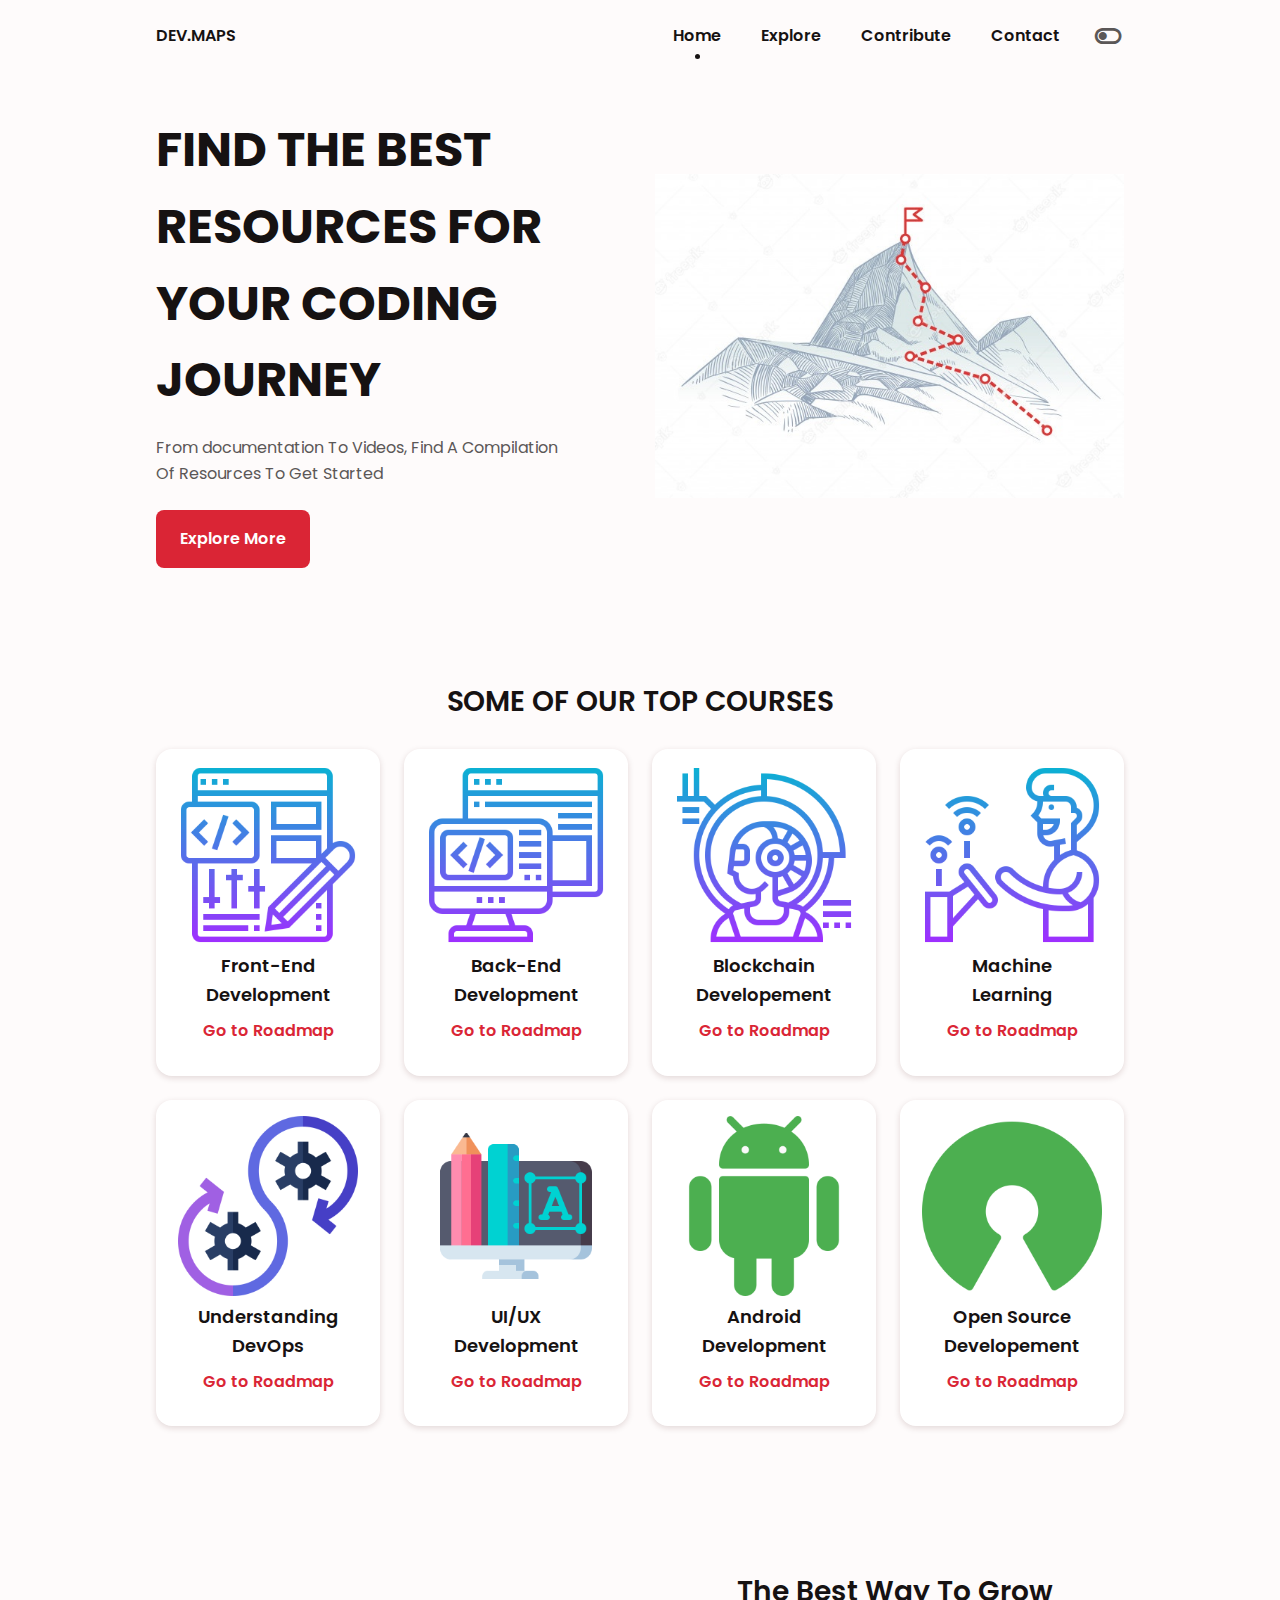
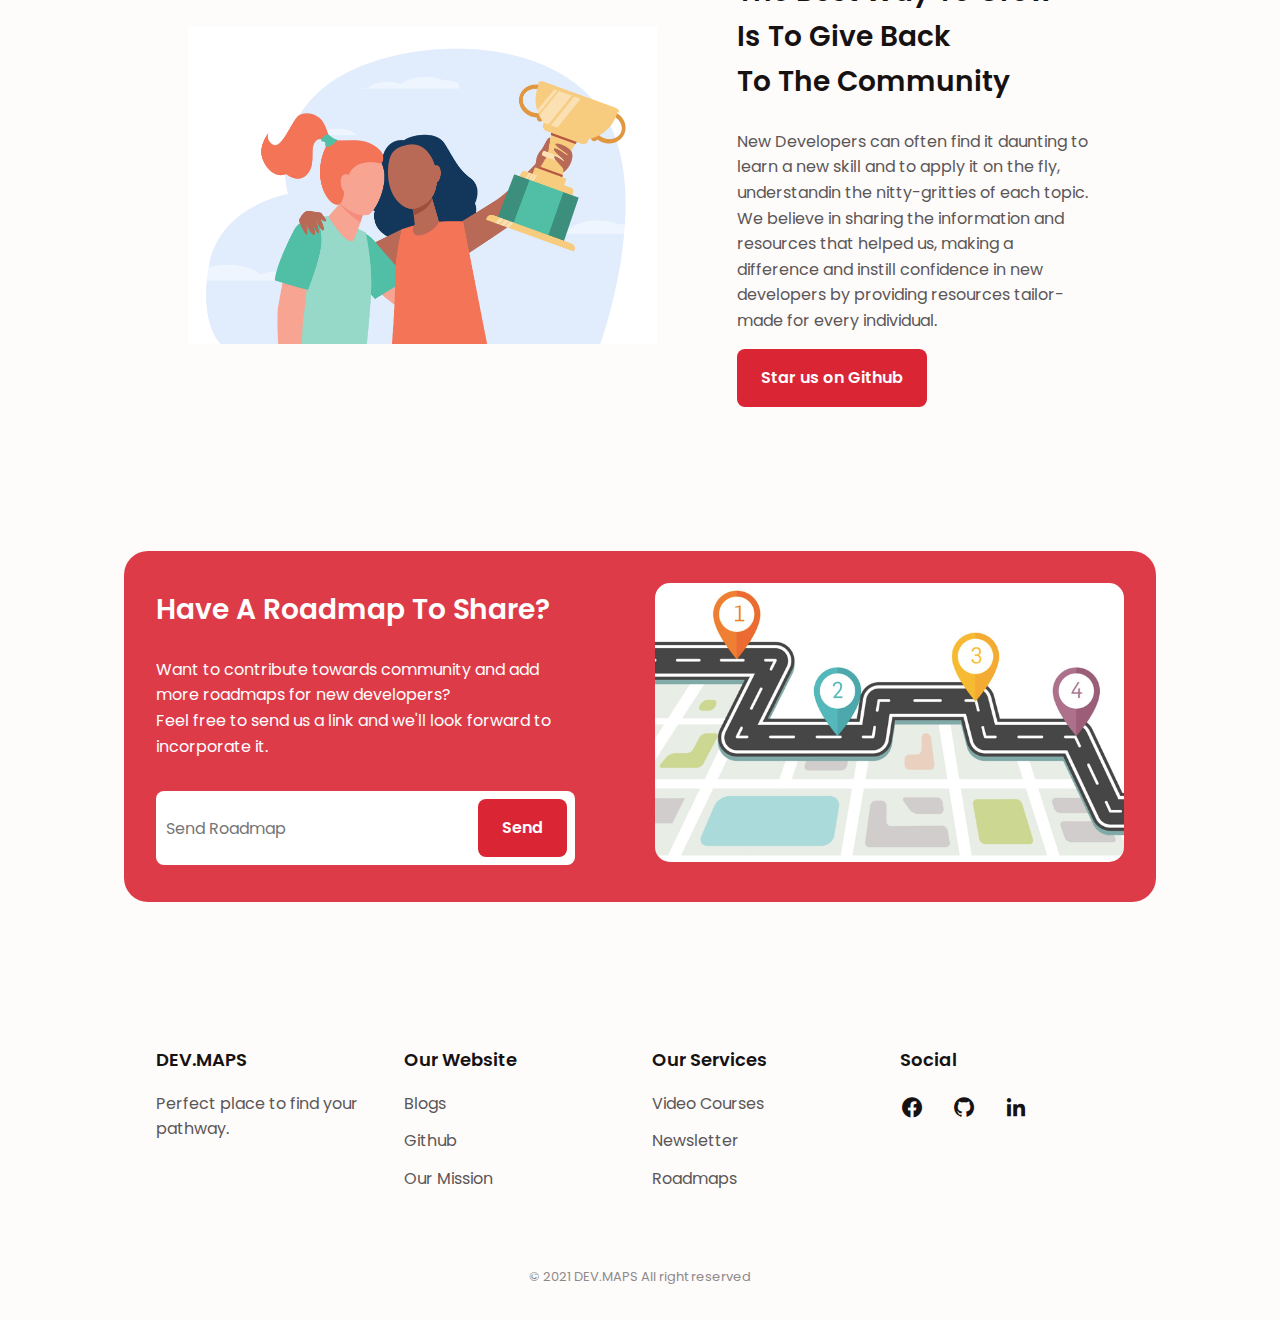
<file: index.html>
<!DOCTYPE html>
<html lang="en">
  <head>
    <meta charset="UTF-8" />
    <meta http-equiv="X-UA-Compatible" content="IE=edge" />
    <meta name="viewport" content="width=device-width, initial-scale=1.0" />
    <link
      href="https://unpkg.com/boxicons@2.0.9/css/boxicons.min.css"
      rel="stylesheet"
    />
    <link rel="stylesheet" href="styles.css" />
    <title>Uplift</title>
  </head>
  <body>
    <a href="#" class="scrolltop" id="scroll-top">
      <i class="bx bx-up-arrow-alt scrolltop_icon"></i>
    </a>

    <header class="l-header" id="header">
      <nav class="nav bd-container">
        <a href="#" class="nav_logo">DEV.MAPS</a>

        <div class="nav_menu" id="nav-menu">
          <ul class="nav_list">
            <li class="nav_item">
              <a href="#home" class="nav_link active-link">Home</a>
            </li>
            <li class="nav_item">
              <a href="#explore" class="nav_link">Explore</a>
            </li>
            <li class="nav_item">
              <a href="#contribute" class="nav_link">Contribute</a>
            </li>
            <li class="nav_item">
              <a href="#contact" class="nav_link">Contact</a>
            </li>

            <li>
              <i class="bx bx-toggle-left change-theme" id="theme-button"></i>
            </li>
          </ul>
        </div>

        <div class="nav_toggle" id="nav-toggle">
          <i class="bx bx-grid-alt"></i>
        </div>
      </nav>
    </header>
    <main class="l-main">
      <section class="home" id="home">
        <div class="home_container bd-container bd-grid">
          <div class="home_img">
            <img
              src="img/hphou.jpg"
              alt="map"
            />
          </div>
          <div class="home_data">
            <h1 class="home_title">
              FIND THE BEST RESOURCES FOR YOUR CODING JOURNEY
            </h1>
            <p class="home_description">
              From documentation To Videos, Find A Compilation Of Resources To
              Get Started
            </p>
            <a href="#explore" class="button">Explore More</a>
          </div>
        </div>
      </section>

      <section class="decoration section bd-container" id="explore">
        <h2 class="section-title">SOME OF OUR TOP COURSES</h2>

        <div class="decoration_container bd-grid">
          <div class="decoration_data">
            <img
              src="img/front-end.png"
              alt="frontend"
              class="decoration_img"
            />
            <h3 class="decoration_title">Front-End Development</h3>
            <a href="frontend.html" class="button button-link">Go to Roadmap</a>
          </div>
          <div class="decoration_data">
            <img src="img/backend.png" alt="frontend" class="decoration_img" />
            <h3 class="decoration_title">Back-End Development</h3>
            <a href="backend.html" class="button button-link"> Go to Roadmap</a>
          </div>
          <div class="decoration_data">
            <img
              src="img/futuristic.png"
              alt="frontend"
              class="decoration_img"
            />
            <h3 class="decoration_title">Blockchain<br />Developement</h3>
            <a href="blockchain.html" class="button button-link">
              Go to Roadmap</a
            >
          </div>
          <div class="decoration_data">
            <img
              src="img/autopilot.png"
              alt="frontend"
              class="decoration_img"
            />
            <h3 class="decoration_title">Machine <br />Learning</h3>
            <a href="ml.html" class="button button-link"> Go to Roadmap</a>
          </div>
          <div class="decoration_data">
            <img src="img/devops.png" alt="frontend" class="decoration_img" />
            <h3 class="decoration_title">Understanding DevOps</h3>
            <a href="devops.html" class="button button-link"> Go to Roadmap</a>
          </div>
          <div class="decoration_data">
            <img
              src="img/graphic-design.png"
              alt="frontend"
              class="decoration_img"
            />
            <h3 class="decoration_title">UI/UX <br />Development</h3>
            <a href="uiux.html" class="button button-link"> Go to Roadmap</a>
          </div>
          <div class="decoration_data">
            <img
              src="img/android (2).png"
              alt="frontend"
              class="decoration_img"
            />
            <h3 class="decoration_title">Android Development</h3>
            <a href="android.html" class="button button-link"> Go to Roadmap</a>
          </div>
          <div class="decoration_data">
            <img
              src="img/open-source.png"
              alt="frontend"
              class="decoration_img"
            />
            <h3 class="decoration_title">Open Source Developement</h3>
            <a href="git.html" class="button button-link"> Go to Roadmap</a>
          </div>
        </div>
      </section>

      <section class="share section bd-container" id="contribute">
        <div class="share_container bd-grid">
          <div class="share_data">
            <h2 class="section-title-center">
              The Best Way To Grow<br />
              Is To Give Back<br />
              To The Community
            </h2>
            <p class="share_description">
              New Developers can often find it daunting to learn a new skill and
              to apply it on the fly, understandin the nitty-gritties of each
              topic. We believe in sharing the information and resources that
              helped us, making a difference and instill confidence in new
              developers by providing resources tailor-made for every
              individual.
            </p>
            <a href="#" class="button">Star us on Github</a>
          </div>

          <div class="share_img">
            <img src="img/11164.jpg" alt="maps" />
          </div>
        </div>
      </section>

      <section class="send section" id="send">
        <div class="send_container bd-container bd-grid">
          <div class="send_content">
            <h2 class="section-title-center send_title">
              Have A Roadmap To Share?
            </h2>
            <p class="send_description">
              Want to contribute towards community and add more roadmaps for new
              developers?<br />
              Feel free to send us a link and we'll look forward to incorporate
              it.
            </p>
            <form action="">
              <div class="send_direction">
                <input placeholder="Send Roadmap" class="send_input" />
                <a href="mailto:zk76159@gmail.com" class="button">Send</a>
              </div>
            </form>
          </div>
          <div class="send_img">
            <img src="img/maps.png" alt="#" />
          </div>
        </div>
      </section>
    </main>

    <footer class="footer section" id="contact">
      <div class="footer_container bd-container bd-grid">
        <div class="footer_content">
          <h3 class="footer_title">
            <a href="#" class="footer_logo">DEV.MAPS</a>
          </h3>
          <p class="footer_description">
            Perfect place to find your <br />
            pathway.
          </p>
        </div>

        <div class="footer_content">
          <h3 class="footer_title">Our Website</h3>
          <ul>
            <li><a href="https://dev.to/" class="footer_link">Blogs</a></li>
            <li><a href="" class="footer_link">Github</a></li>
            <li><a href="#contribute" class="footer_link">Our Mission</a></li>
          </ul>
        </div>

        <div class="footer_content">
          <h3 class="footer_title">Our Services</h3>
          <ul>
            <li><a href="#explore" class="footer_link">Video Courses</a></li>
            <li><a href="#send" class="footer_link">Newsletter</a></li>
            <li><a href="frontend.html" class="footer_link">Roadmaps</a></li>
          </ul>
        </div>

        <div class="footer_content">
          <h3 class="footer_title">Social</h3>
          <a href="https://www.facebook.com/" class="footer_social"
            ><i class="bx bxl-facebook-circle"></i
          ></a>
          <a href="" class="footer_social"><i class="bx bxl-github"></i></a>
          <a href="https://www.linkedin.com/" class="footer_social"><i class="bx bxl-linkedin"></i></a>
        </div>
      </div>

      <p class="footer_copy">&#169; 2021 DEV.MAPS All right reserved</p>
    </footer>

    <script src="index.js"></script>
  </body>
</html>
</file>
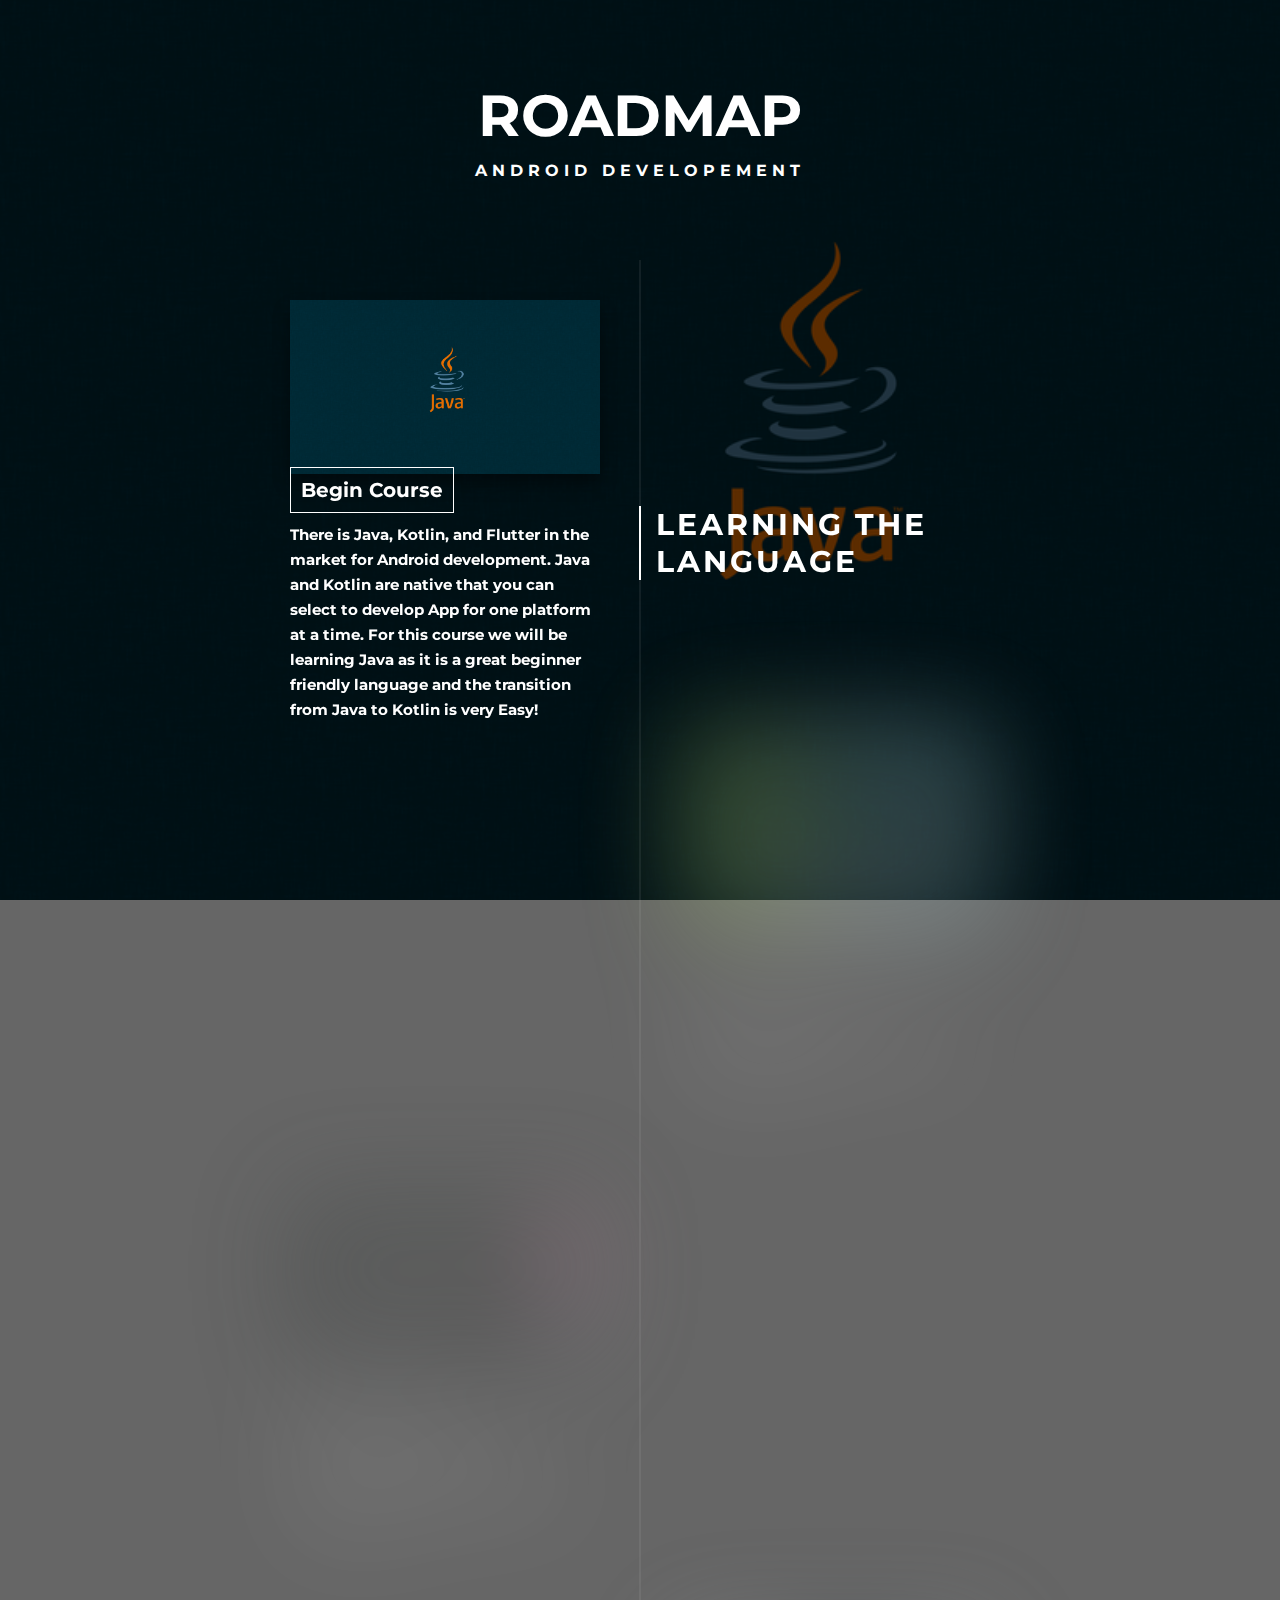
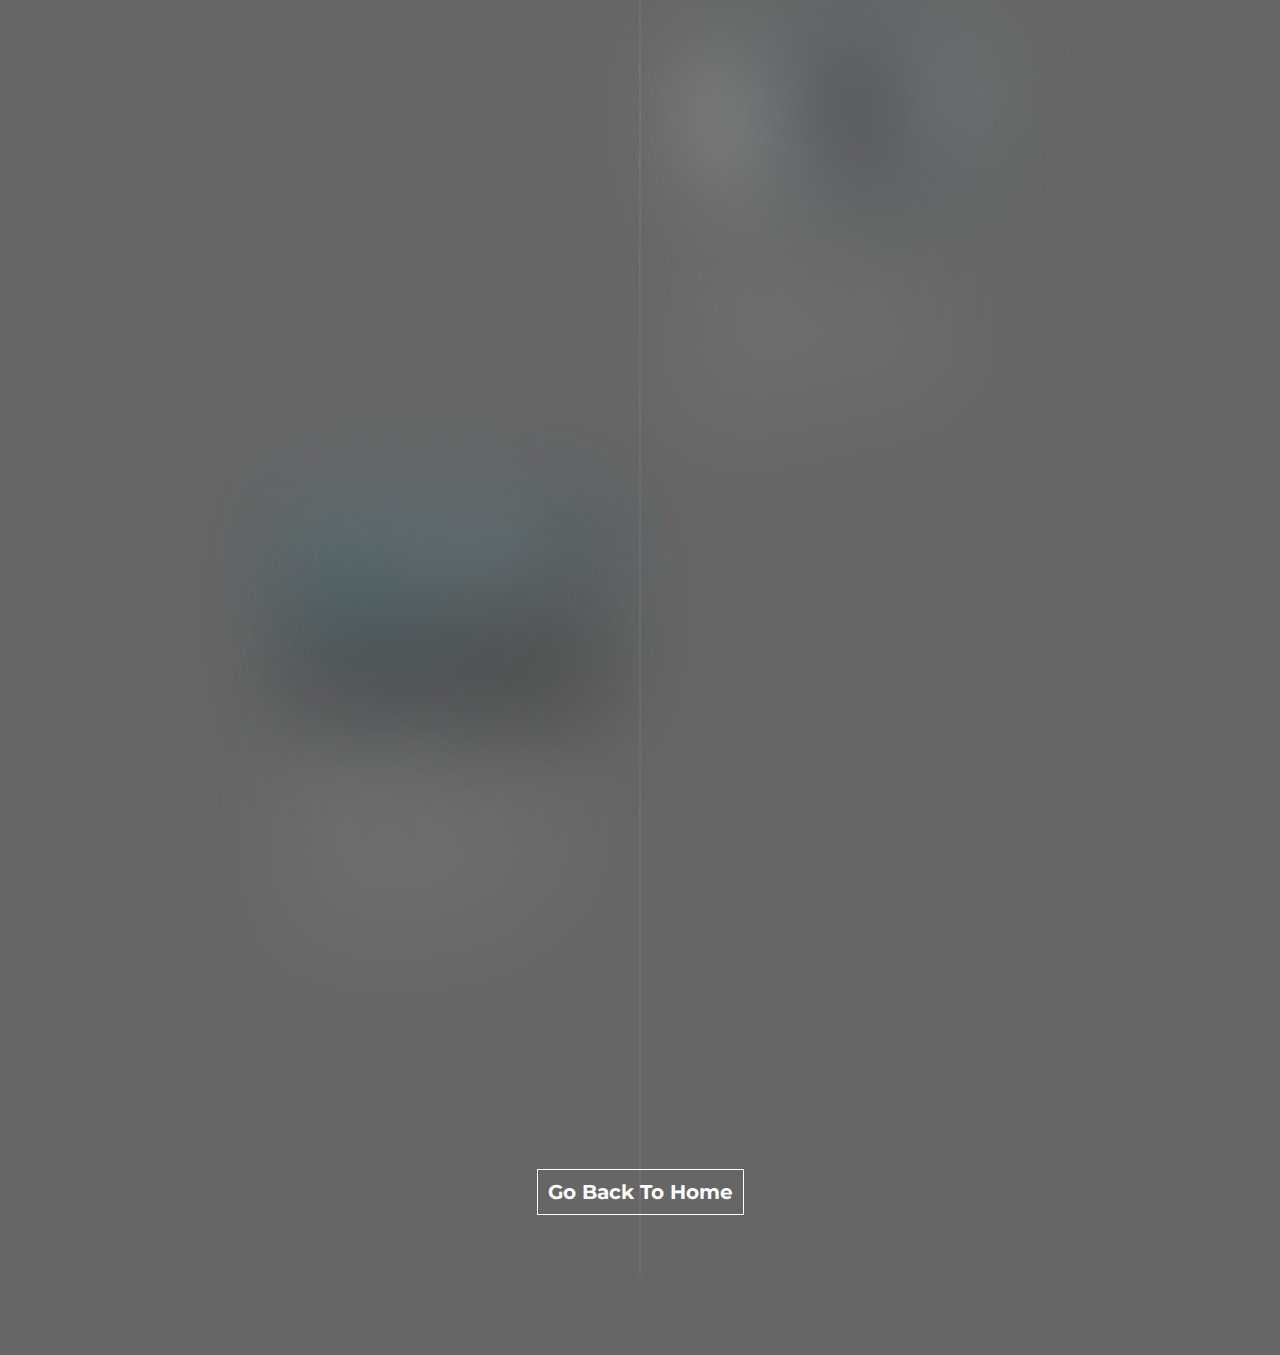
<file: android.html>
<!DOCTYPE html>
<html lang="en">
<head>
    <meta charset="UTF-8">
    <title>Android Development</title>
    <link rel="stylesheet" href="frontend.css">
    
</head>
<body>
     <div class="timeline-container" id="timeline-1">
  <div class="timeline-header">
    <h2 class="timeline-header__title">ROADMAP</h2>
    <h3 class="timeline-header__subtitle">ANDROID DEVELOPEMENT</h3>
  </div>
  <div class="timeline">
    <div class="timeline-item" data-text="LEARNING THE LANGUAGE" >
      <div class="timeline__content"><img class="timeline__img" src="img/JAVA.png" />
        <h2 class="timeline__content-title"><a href="https://youtu.be/eIrMbAQSU34">Begin Course</a></h2>
        <p class="timeline__content-desc">There is Java, Kotlin, and Flutter in the market for Android development. Java and Kotlin are native that you can select to develop App for one platform at a time. For this course we will be learning Java as it is a great beginner friendly language and the transition from Java to Kotlin is very Easy!</p>
      </div>
    </div>
    <div class="timeline-item" data-text="STARTING ANDROID STUDIO">
      <div class="timeline__content"><img class="timeline__img" src="img/ANDROIDSTUDIO.jpg"/>
        <h2 class="timeline__content-title"><a href="https://youtu.be/fis26HvvDII">Begin Course</a></h2>
        <p class="timeline__content-desc">Android Studio is instrumental to Android Developement and here we will be learning the basics to advance of Android Studio</p>
      </div>
    </div>
    <div class="timeline-item" data-text="LEARNING UI DESIGN">
      <div class="timeline__content"><img class="timeline__img" src="img/ANDROIDUI.png"/>
        <h2 class="timeline__content-title"><a href="https://youtube.com/playlist?list=PL5jb9EteFAOAIDw4MaAOz0V9n4Shadg3k">Begin Course</a></h2>
        <p class="timeline__content-desc">An important part of Android Developement is having a good sense of android's Material UI design language which makes your app look more authentic.</p>
      </div>
    </div>
    <div class="timeline-item" data-text="PROJECTS AND MORE PROJECTS">
      <div class="timeline__content"><img class="timeline__img" src="img/andproject.png"/>
        <h2 class="timeline__content-title"><a href="https://youtu.be/9qqogGMd6lE">Click Here</a></h2>
        <p class="timeline__content-desc">The power of learning through application of knowledge will be levereged when we make projects and this module will take you through some projects you can make on Android Studio</p>
      </div>
    </div>
    <div class="timeline-item" data-text="LEARN DEBUGGING">
      <div class="timeline__content"  id="react-id" ><img class="timeline__img" src="img/pexels-josh-sorenson-1714208.jpg"/>
        <h2 class="timeline__content-title"><a href="https://google-developer-training.github.io/android-developer-fundamentals-course-concepts-v2/unit-1-get-started/lesson-3-testing,-debugging,-and-using-support-libraries/3-1-c-the-android-studio-debugger/3-1-c-the-android-studio-debugger.html">Begin Course</a></h2>
        <p class="timeline__content-desc">Debugging is an important concept every developer has to deal with so in this documentation we will be covering the points to keep in mind when going through the cycle of debugging an application.</p>
      </div>
    </div>
    <div class="demo-footer">
      <h2 class="timeline__content-title"><a href="index.html">Go Back To Home</a></h2>
  </div>
  </div>
</div>
<script src="https://cdnjs.cloudflare.com/ajax/libs/jquery/3.1.0/jquery.min.js"></script>
<script src="frontend.js"></script>
</body>
</html>
</file>
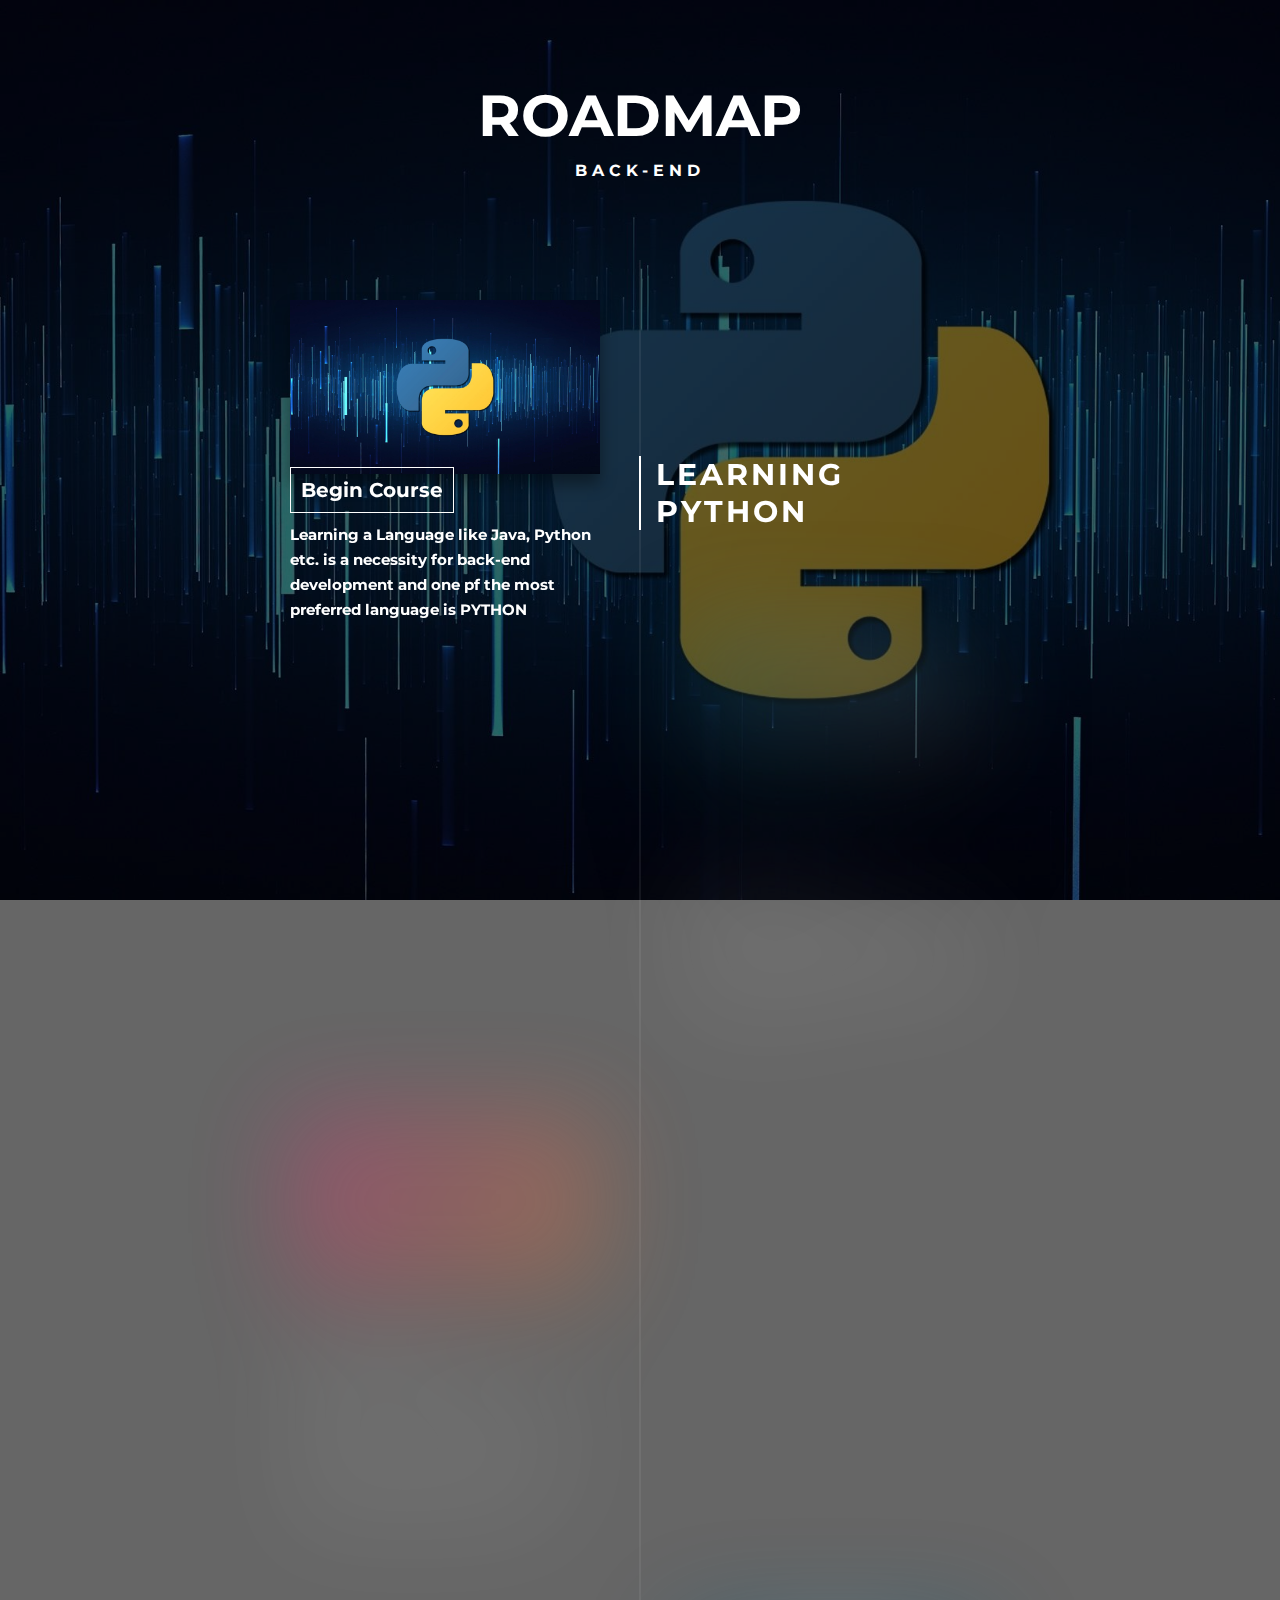
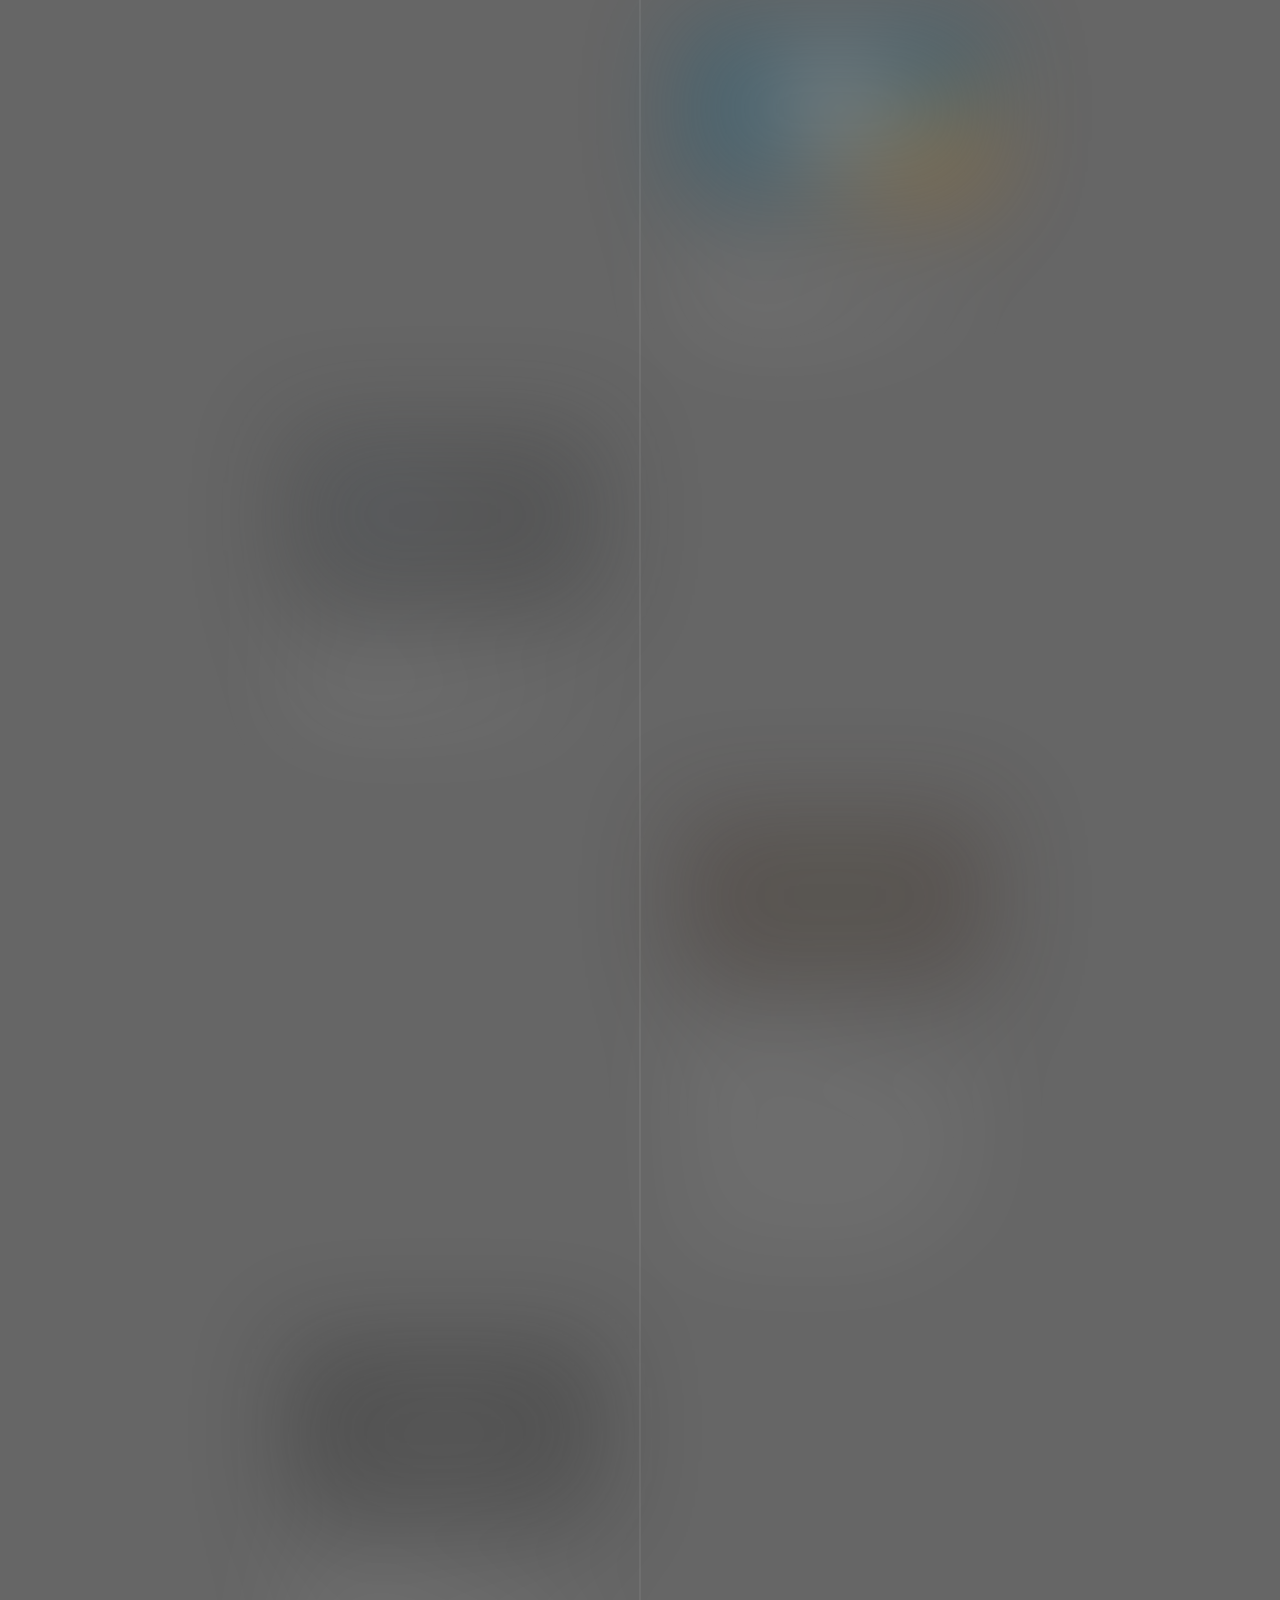
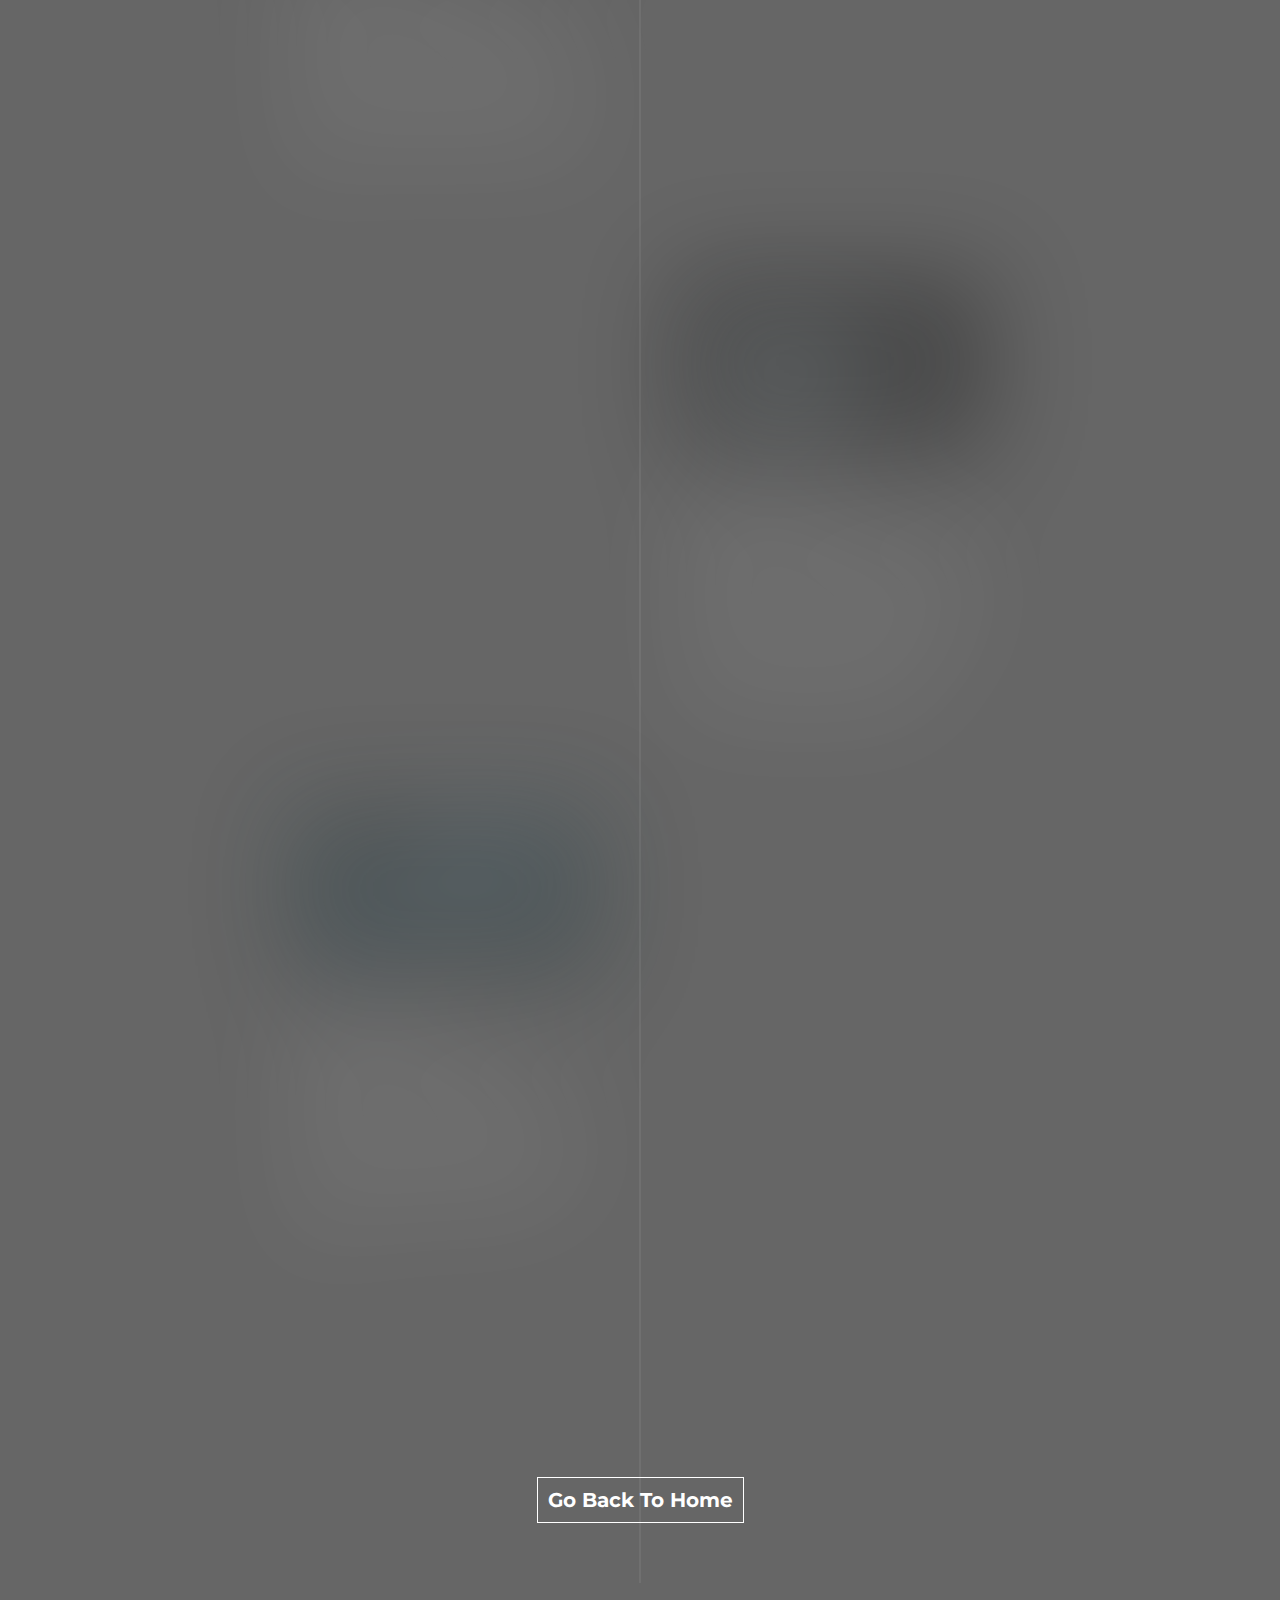
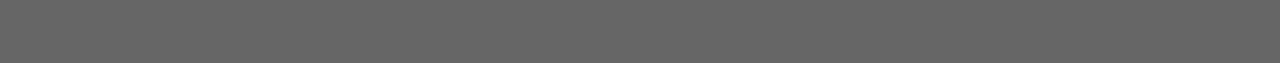
<file: backend.html>
<!DOCTYPE html>
<html lang="en">
  <head>
    <meta charset="UTF-8" />
    <title>Backend Development</title>
    <link rel="stylesheet" href="frontend.css" />
  </head>
  <body>
    <div class="timeline-container" id="timeline-1">
      <div class="timeline-header">
        <h2 class="timeline-header__title">ROADMAP</h2>
        <h3 class="timeline-header__subtitle">BACK-END</h3>
      </div>
      <div class="timeline">
        <div class="timeline-item" data-text="LEARNING PYTHON">
          <div class="timeline__content">
            <img class="timeline__img" src="img/wp4850088.jpg" />
            <h2 class="timeline__content-title">
              <a href="https://youtu.be/rfscVS0vtbw">Begin Course</a>
            </h2>
            <p class="timeline__content-desc">
              Learning a Language like Java, Python etc. is a necessity for
              back-end development and one pf the most preferred language is
              PYTHON
            </p>
          </div>
        </div>
        <div class="timeline-item" data-text="OS AND GENERAL KNOWLEDGE">
          <div class="timeline__content">
            <img
              class="timeline__img"
              src="img/pexels-josh-sorenson-1714208.jpg"
            />
            <h2 class="timeline__content-title">
              <a href="https://youtu.be/5XgBd6rjuDQ">Begin Course</a>
            </h2>
            <p class="timeline__content-desc">
              Having a sound knowledge of the Operating sustem and general
              aptitude about the functioning is necessary as a lot of work in
              backend development is hardware intensive
            </p>
          </div>
        </div>
        <div class="timeline-item" data-text="NODE.JS AND EXPRESS.JS">
          <div class="timeline__content">
            <img class="timeline__img" src="img/wp7545252.jpg" />
            <h2 class="timeline__content-title">
              <a href="https://youtu.be/Oe421EPjeBE">Begin Course</a>
            </h2>
            <p class="timeline__content-desc">
              Node.Js is a platform for building the i/o applications which are
              server-side event-driven and made using JavaScript. Express.Js is
              a framework based on Node.Js for which is used for building
              web-application using approaches and principles of Node
            </p>
          </div>
        </div>
        <div class="timeline-item" data-text="MySQL">
          <div class="timeline__content">
            <img class="timeline__img" src="img/mysql.png" />
            <h2 class="timeline__content-title">
              <a href="https://youtu.be/7S_tz1z_5bA">Click Here</a>
            </h2>
            <p class="timeline__content-desc">
              MySQL Database Service is a fully managed database service to
              deploy cloud-native applications
            </p>
          </div>
        </div>
        <div class="timeline-item" data-text="PostgreSQL">
          <div class="timeline__content" id="react-id">
            <img class="timeline__img" src="img/POST.png" />
            <h2 class="timeline__content-title">
              <a href="https://youtu.be/qw--VYLpxG4">Begin Course</a>
            </h2>
            <p class="timeline__content-desc">
              PostgreSQL is a powerful, open source object-relational database
              system
            </p>
          </div>
        </div>
        <div class="timeline-item" data-text="MongoDB">
          <div class="timeline__content">
            <img class="timeline__img" src="img/mongodb.jpg" />
            <h2 class="timeline__content-title">
              <a href="https://youtu.be/4yqu8YF29cU">Begin Course</a>
            </h2>
            <p class="timeline__content-desc">
              MongoDB is an object-oriented, simple, dynamic, and scalable NoSQL
              database. It is based on the NoSQL document store model. The data
              objects are stored as separate documents inside a collection —
              instead of storing the data into the columns and rows of a
              traditional relational database
            </p>
          </div>
        </div>
        <div class="timeline-item" data-text="API's">
          <div class="timeline__content">
            <img class="timeline__img" src="img/API.png" />
            <h2 class="timeline__content-title">
              <a href="https://youtu.be/GZvSYJDk-us">Begin Course</a>
            </h2>
            <p class="timeline__content-desc">
              API is the acronym for Application Programming Interface, which is
              a software intermediary that allows two applications to talk to
              each other. Each time you use an app like Facebook, send an
              instant message, or check the weather on your phone, you're using
              an API.
            </p>
          </div>
        </div>
        <div class="timeline-item" data-text="WEB SECURITY">
          <div class="timeline__content">
            <img class="timeline__img" src="img/web-security.jpg" />
            <h2 class="timeline__content-title">
              <a href="https://youtu.be/qjrkV4RjgIU">Begin Course</a>
            </h2>
            <p class="timeline__content-desc">
              In general, web security refers to the protective measures and
              protocols that organizations adopt to protect the organization
              from, cyber criminals and threats that use the web channel. Web
              security is critical to business continuity and to protecting
              data, users and companies from risk.
            </p>
          </div>
        </div>
        <div class="timeline-item" data-text="WEB PENETRATION TESTING">
          <div class="timeline__content">
            <img class="timeline__img" src="img/typescriptimage2.jpg" />
            <h2 class="timeline__content-title">
              <a href="https://youtu.be/X4eRbHgRawI">Begin Course</a>
            </h2>
            <p class="timeline__content-desc">
              Web application penetration testing is the process of using
              penetration testing techniques on a web application to detect its
              vulnerabilities. It is similar to a penetration test and aims to
              break into the web application using any penetration attacks or
              threats
            </p>
          </div>
        </div>
        <div class="demo-footer">
          <h2 class="timeline__content-title">
            <a href="index.html">Go Back To Home</a>
          </h2>
        </div>
      </div>
    </div>
    <script src="https://cdnjs.cloudflare.com/ajax/libs/jquery/3.1.0/jquery.min.js"></script>
    <script src="frontend.js"></script>
  </body>
</html>
</file>
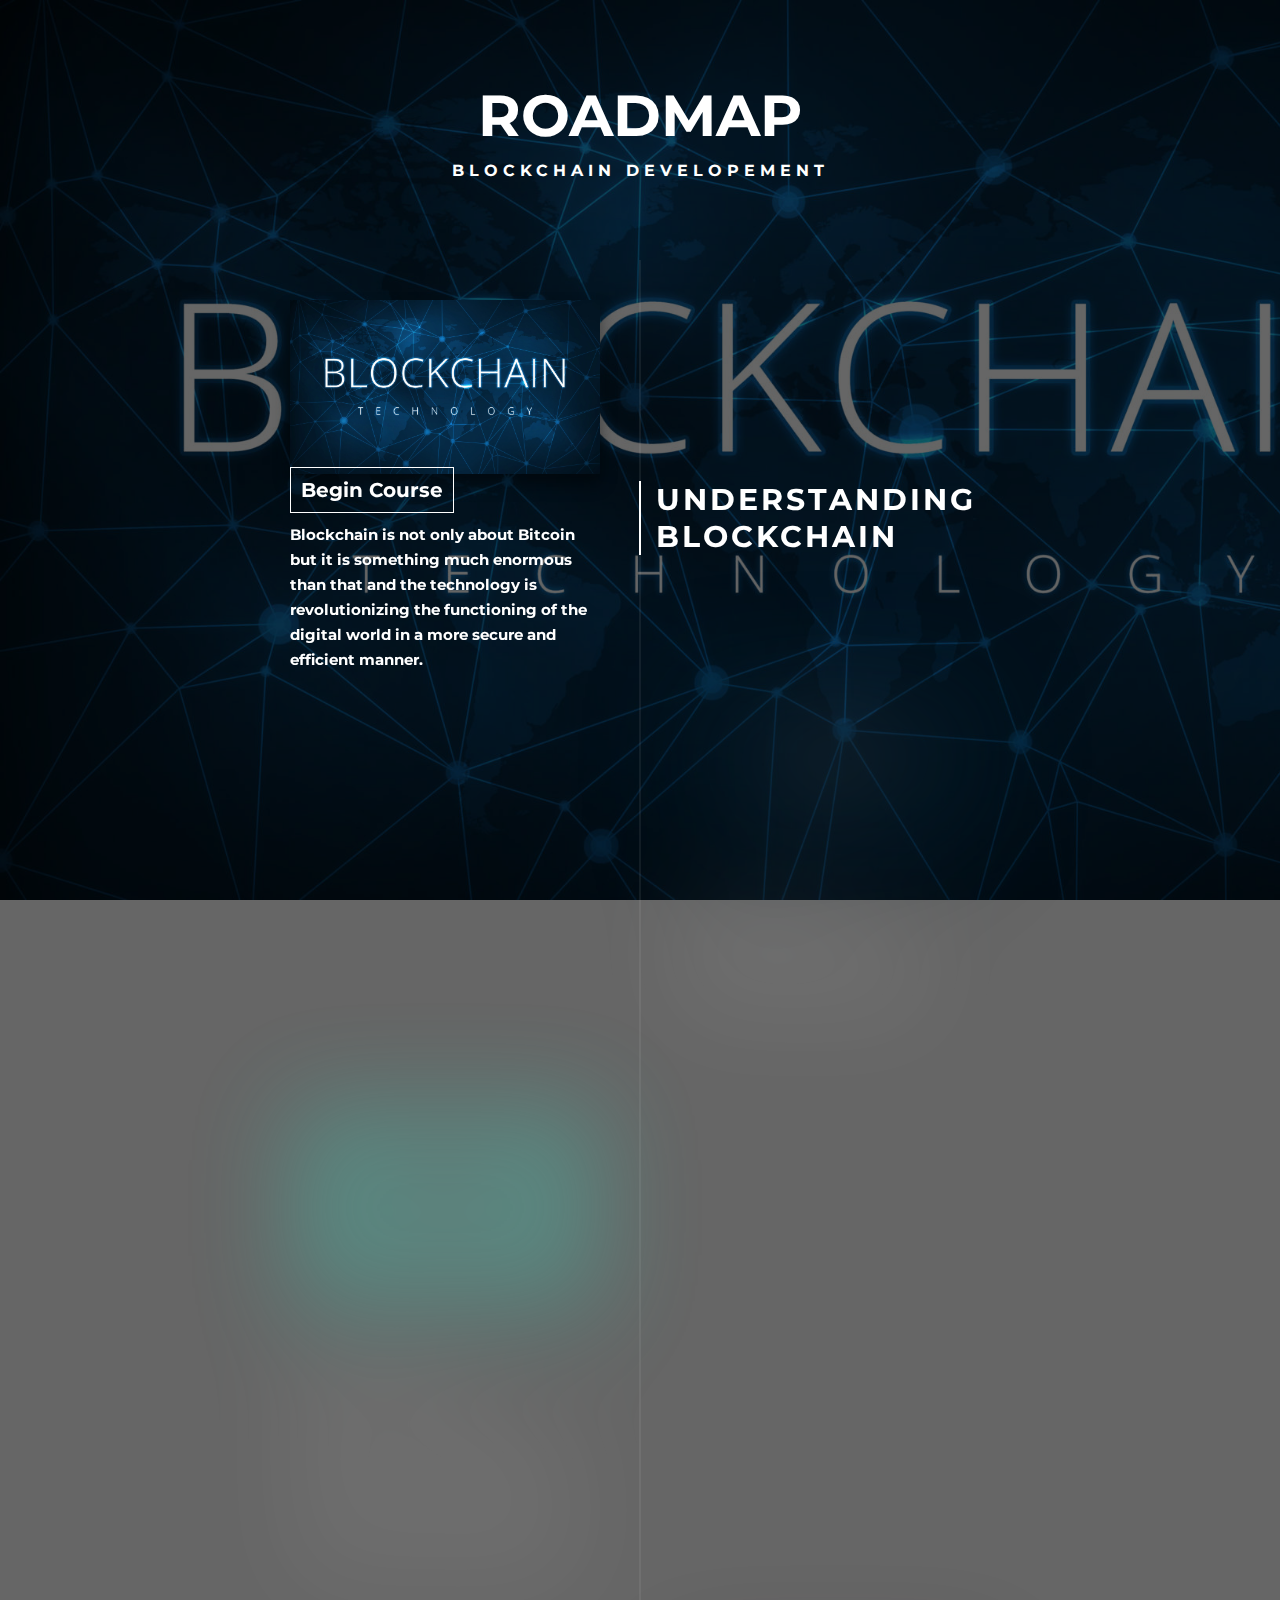
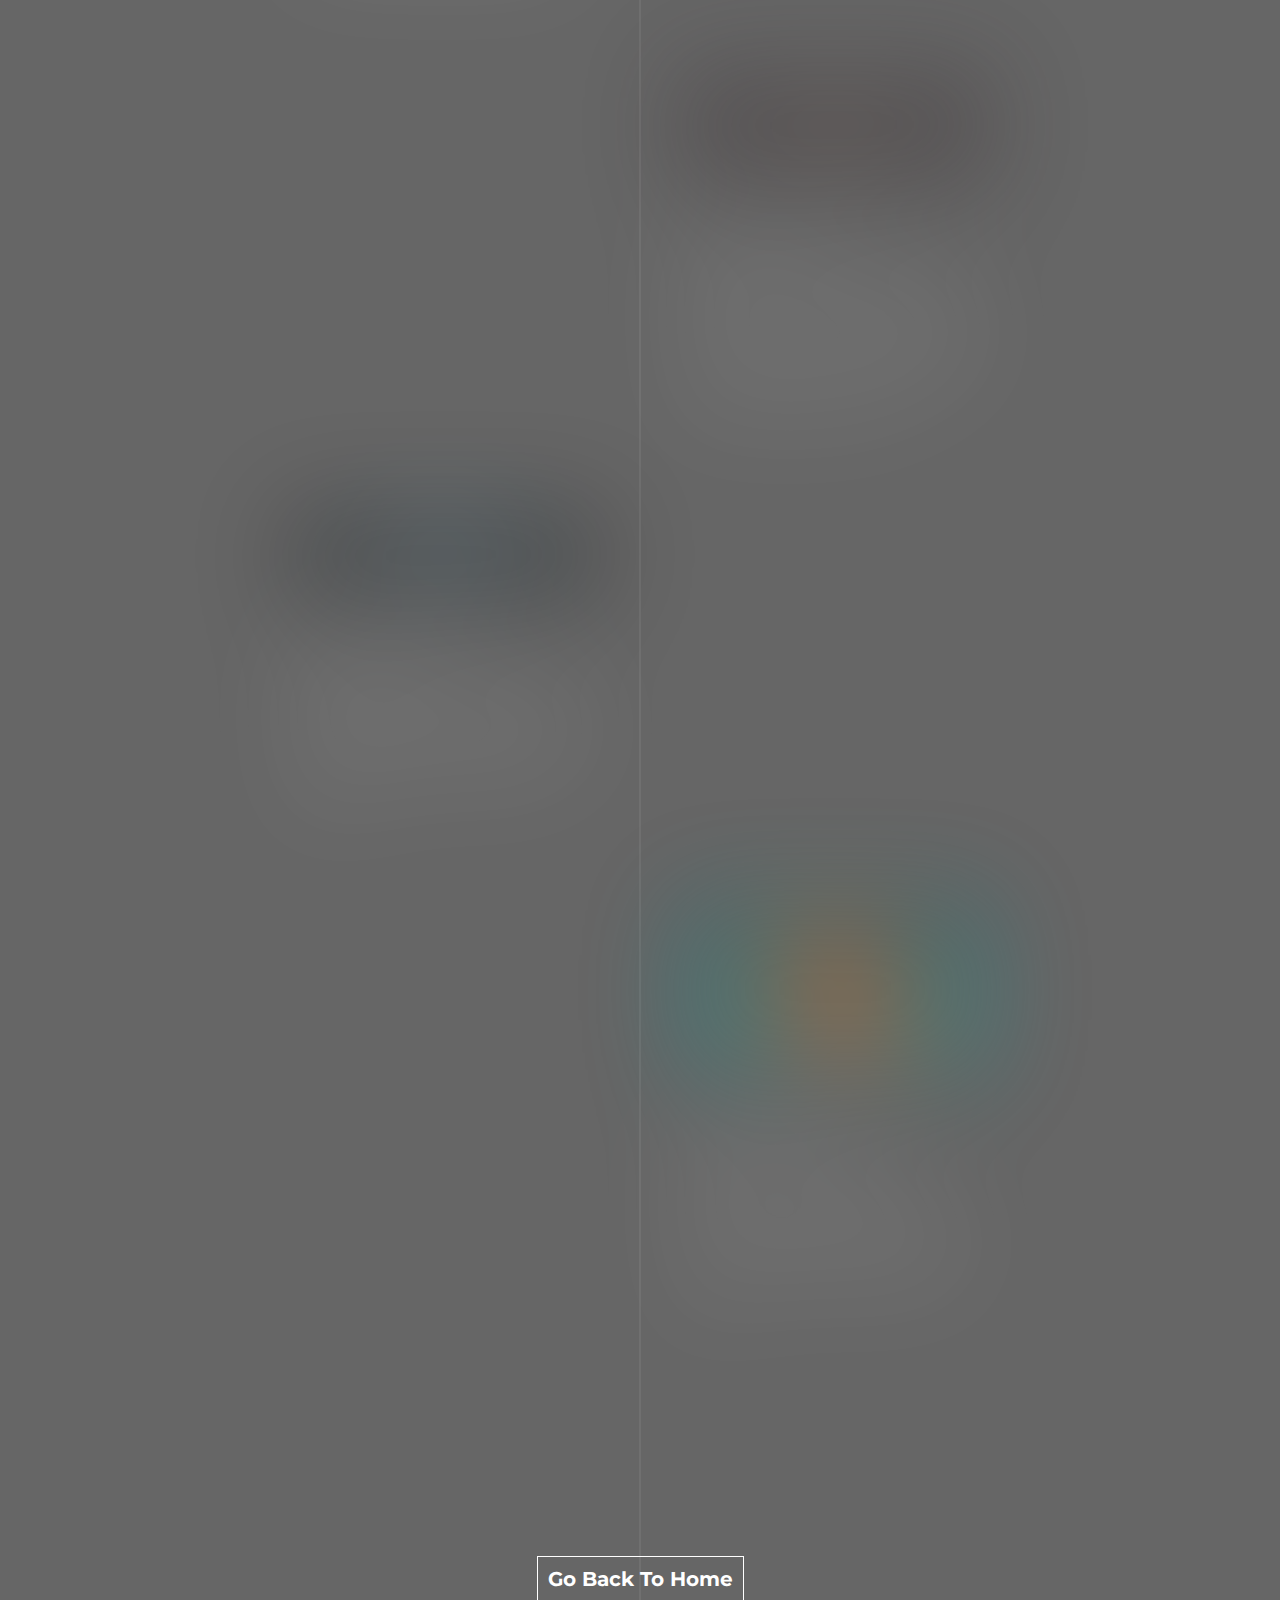
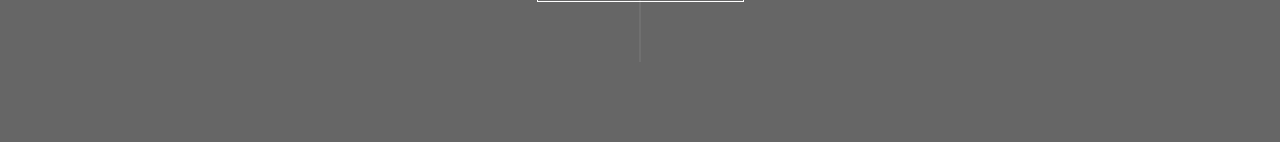
<file: blockchain.html>
<!DOCTYPE html>
<html lang="en">
<head>
    <meta charset="UTF-8">
    <title>Blockchain Development</title>
    <link rel="stylesheet" href="frontend.css">
    
</head>
<body>
     <div class="timeline-container" id="timeline-1">
  <div class="timeline-header">
    <h2 class="timeline-header__title">ROADMAP</h2>
    <h3 class="timeline-header__subtitle">BLOCKCHAIN DEVELOPEMENT</h3>
  </div>
  <div class="timeline">
    <div class="timeline-item" data-text="UNDERSTANDING BLOCKCHAIN" >
      <div class="timeline__content"><img class="timeline__img" src="img/BLOCKCHAIN.jpeg" />
        <h2 class="timeline__content-title"><a href="https://youtu.be/yubzJw0uiE4">Begin Course</a></h2>
        <p class="timeline__content-desc">Blockchain is not only about Bitcoin but it is something much enormous than that and the technology is revolutionizing the functioning of the digital world in a more secure and efficient manner.</p>
      </div>
    </div>
    <div class="timeline-item" data-text="SOLIDITY">
      <div class="timeline__content"><img class="timeline__img" src="img/SOLIDITY.jpeg"/>
        <h2 class="timeline__content-title"><a href="https://youtu.be/ipwxYa-F1uY">Begin Course</a></h2>
        <p class="timeline__content-desc">Solidity is a statically-typed curly-braces programming language designed for developing smart contracts that run on Ethereum.</p>
      </div>
    </div>
    <div class="timeline-item" data-text="TRUFFLE">
      <div class="timeline__content"><img class="timeline__img" src="img/truffle-ethereum.jpg"/>
        <h2 class="timeline__content-title"><a href="https://youtu.be/CgXQC4dbGUE">Begin Course</a></h2>
        <p class="timeline__content-desc">Truffle is the most popular development framework for Ethereum with a mission to make your life a whole lot easier.Truffle takes care of managing your contract artifacts so you don't have to. Includes support for custom deployments, library linking and complex Ethereum applications.</p>
      </div>
    </div>
    <div class="timeline-item" data-text="GANACHE">
      <div class="timeline__content"><img class="timeline__img" src="img/GANA.png"/>
        <h2 class="timeline__content-title"><a href="https://youtu.be/JxeHnDHpd08">Begin Course</a></h2>
        <p class="timeline__content-desc">Ganache is a personal blockchain for rapid Ethereum and Corda distributed application development. You can use Ganache across the entire development cycle; enabling you to develop, deploy, and test your dApps in a safe and deterministic environment</p>
      </div>
    </div>
    <div class="timeline-item" data-text="LEARN WEB3.JS">
      <div class="timeline__content"  id="react-id" ><img class="timeline__img" src="img/what-is-web3js-blockchain-decentralized-web.png"/>
        <h2 class="timeline__content-title"><a href="https://youtu.be/_ATi4A5Bl1s">Begin Course</a></h2>
        <p class="timeline__content-desc">WEB3.Js is a collection of libraries that allow you to interact with a local or remote ethereum node using HTTP, IPC or WebSocket.js as well as providing an API reference documentation with examples</p>
      </div>
    </div>
    <div class="timeline-item" data-text="GATEWAY OR WALLET (METAMASK)">
      <div class="timeline__content"><img class="timeline__img" src="img/Metamask.jpg"/>
        <h2 class="timeline__content-title"><a href="https://youtu.be/MfkqgXNPiHg">Begin Course</a></h2>
        <p class="timeline__content-desc">MetaMask is a browser extension designed to make accessing Ethereum's Dapp ecosystem easier. It also serves as a wallet for holding ERC-20 tokens allowing users to access services built on the network via the wallet</p>
      </div>
    </div>
    <div class="demo-footer">
      <h2 class="timeline__content-title"><a href="index.html">Go Back To Home</a></h2>
  </div>
    </div>

  </div>
</div>
<script src="https://cdnjs.cloudflare.com/ajax/libs/jquery/3.1.0/jquery.min.js"></script>
<script src="frontend.js"></script>
</body>
</html>
</file>
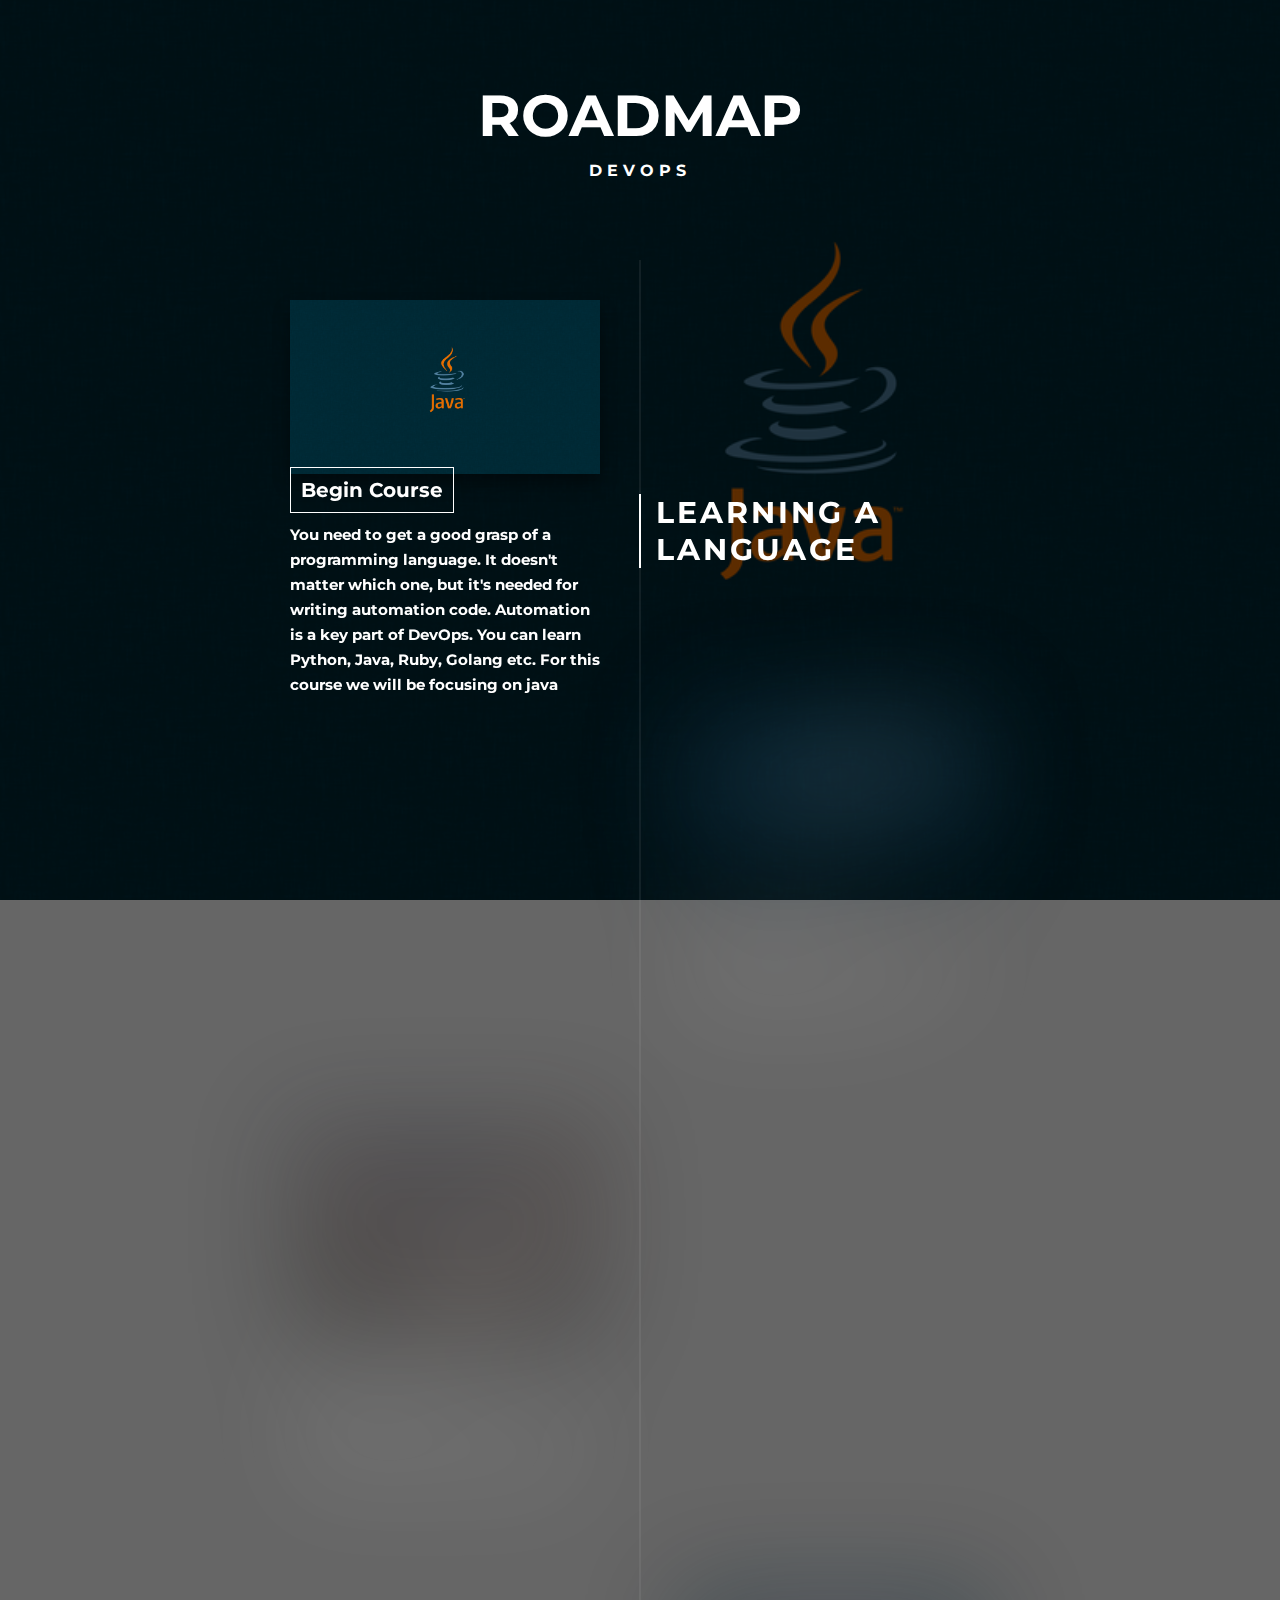
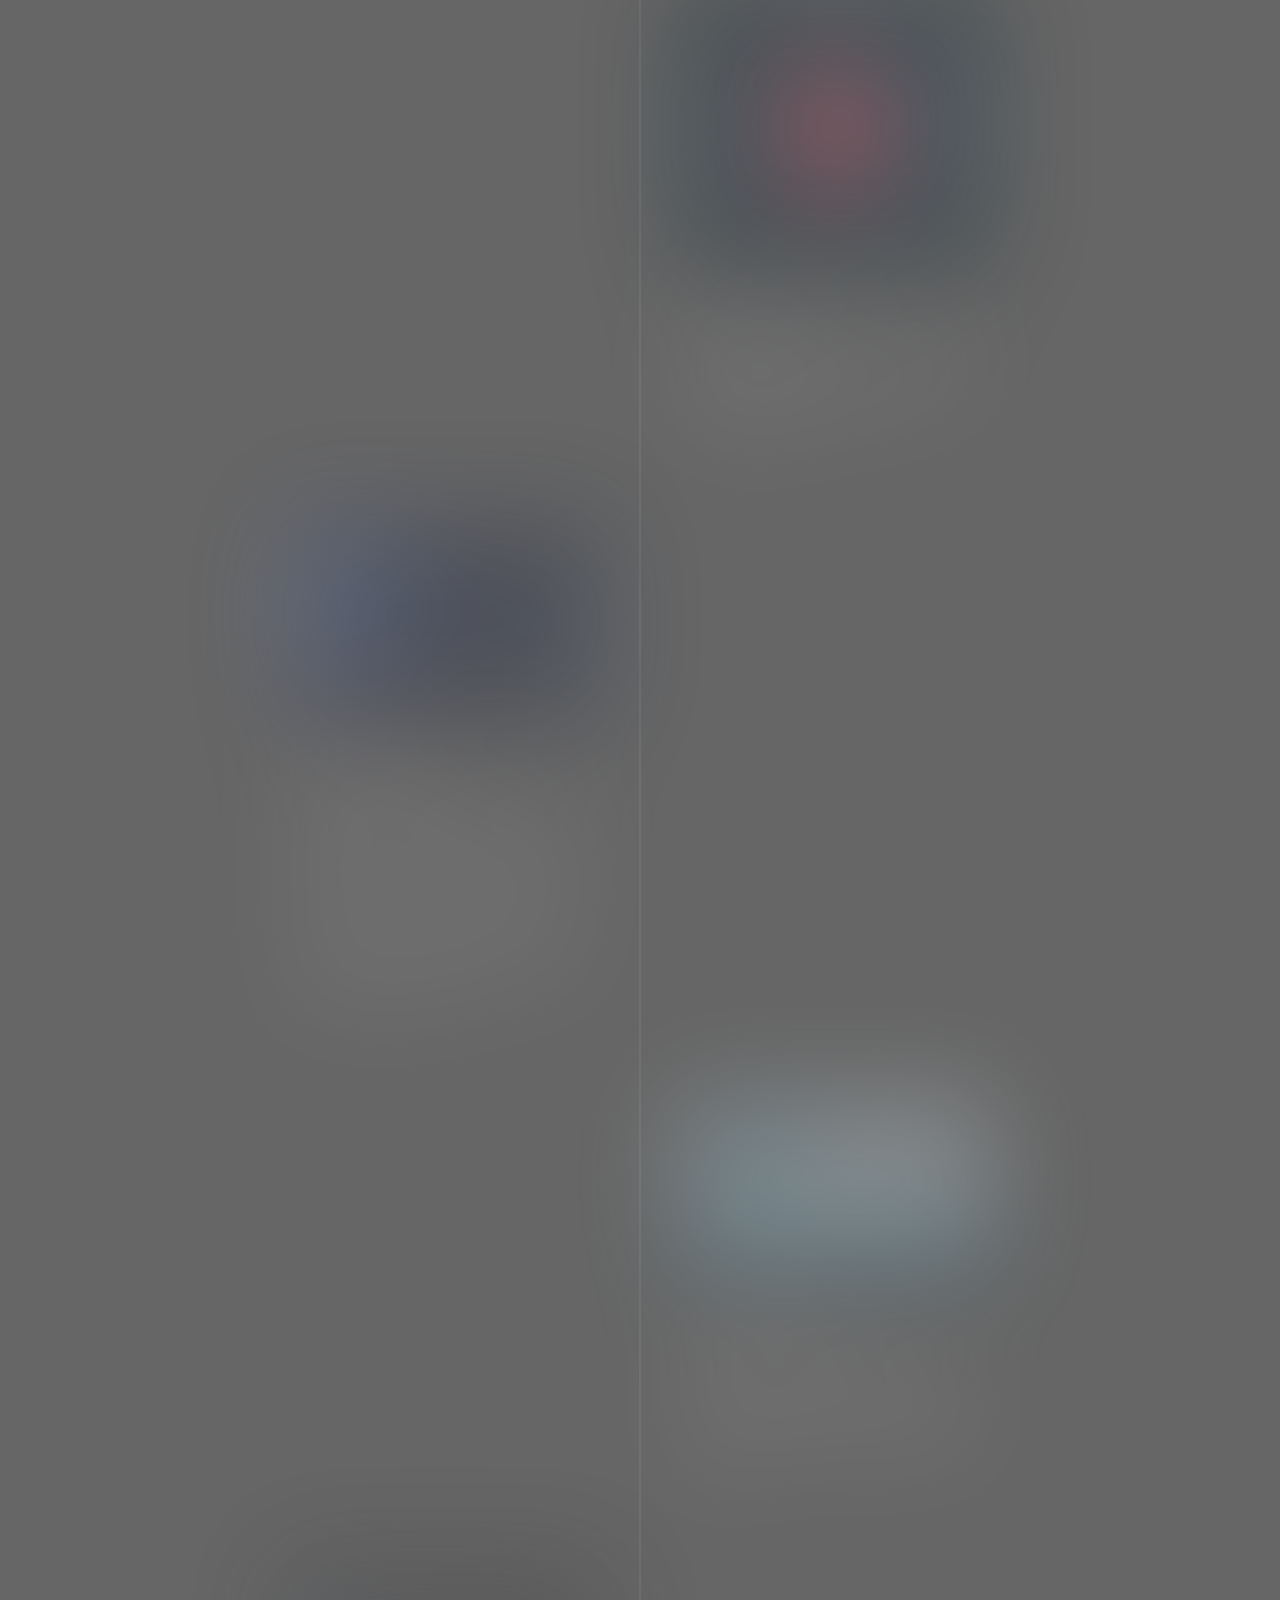
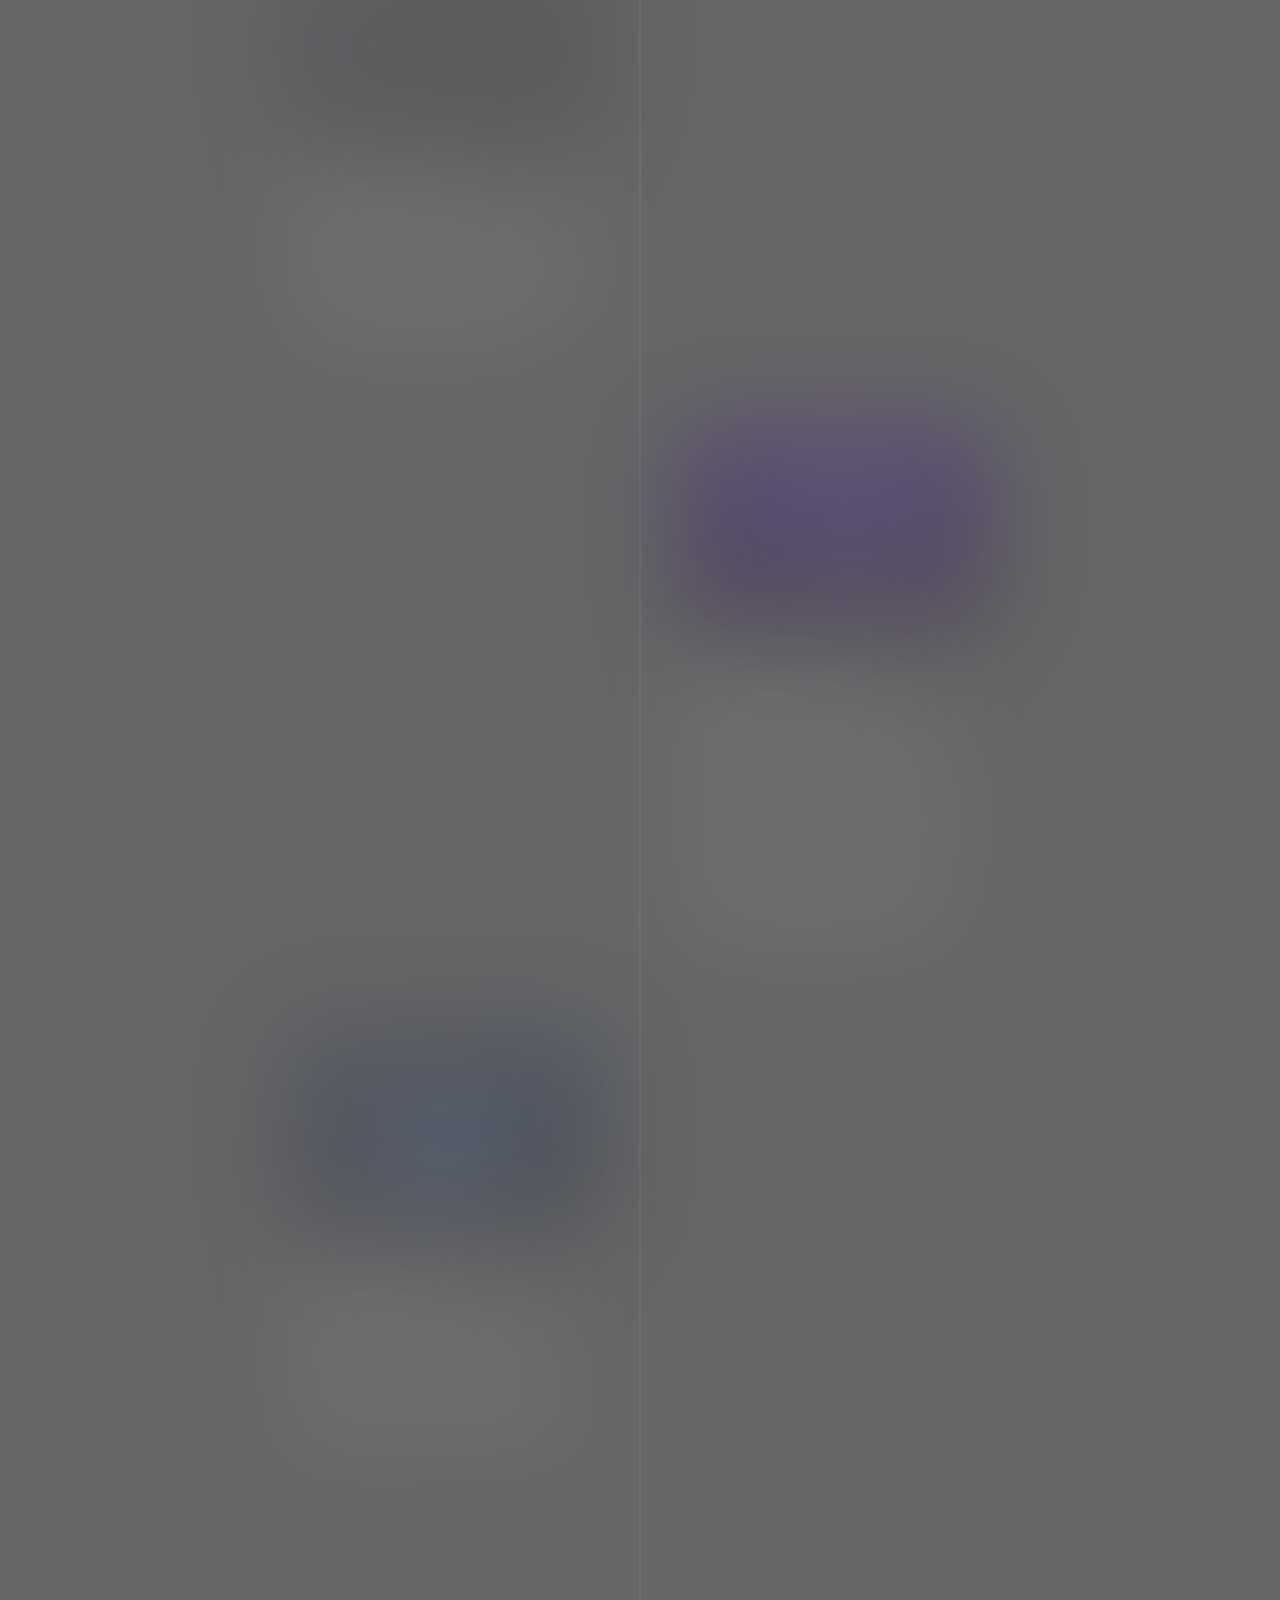
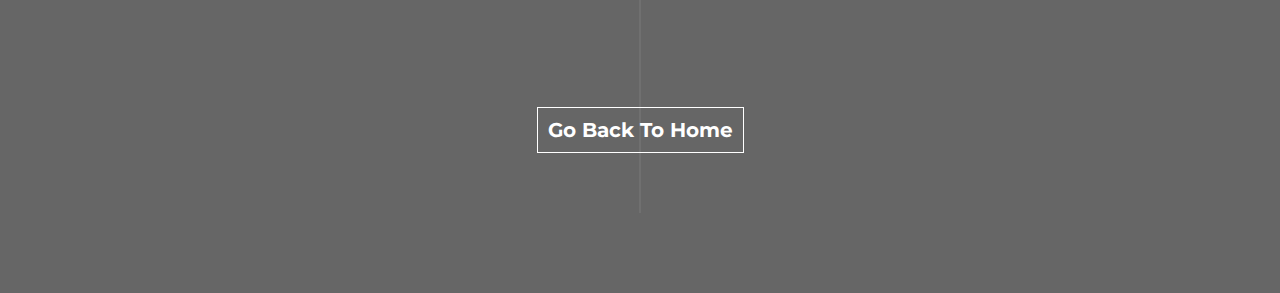
<file: devops.html>
<!DOCTYPE html>
<html lang="en">
<head>
    <meta charset="UTF-8">
    <title>Understanding DevOps</title>
    <link rel="stylesheet" href="frontend.css">
    
</head>
<body>
     <div class="timeline-container" id="timeline-1">
  <div class="timeline-header">
    <h2 class="timeline-header__title">ROADMAP</h2>
    <h3 class="timeline-header__subtitle">DEVOPS</h3>
  </div>
  <div class="timeline">
    <div class="timeline-item" data-text="LEARNING A LANGUAGE" >
      <div class="timeline__content"><img class="timeline__img" src="img/JAVA.png" />
        <h2 class="timeline__content-title"><a href="https://youtu.be/eIrMbAQSU34">Begin Course</a></h2>
        <p class="timeline__content-desc">You need to get a good grasp of a programming language. It doesn't matter which one, but it's needed for writing automation code. Automation is a key part of DevOps. You can learn Python, Java, Ruby, Golang etc. For this course we will be focusing on java</p>
      </div>
    </div>
    <div class="timeline-item" data-text="UNDERSTANDING OS CONCEPTS">
      <div class="timeline__content"><img class="timeline__img" src="img/os.jpg"/>
        <h2 class="timeline__content-title"><a href="https://youtu.be/Wvf0mBNGjXY">Begin Course</a></h2>
        <p class="timeline__content-desc">Having a sound understanding of the Operating System and the knowledge is always useful and here we will be having a look on the same.</p>
      </div>
    </div>
    <div class="timeline-item" data-text="LIVING ON THE TERMINAL">
      <div class="timeline__content"><img class="timeline__img" src="img/emacs.jpg"/>
        <h2 class="timeline__content-title"><a href="https://youtu.be/GzIFoJBVwh8">Begin Course</a></h2>
        <p class="timeline__content-desc">Devops need to be fluent with terminal and command line as a lot of work flow is related to the terminal and a good understanding will always be better.</p>
      </div>
    </div>
    <div class="timeline-item" data-text="NETWORK SECURITY AND PROTOCOLS">
      <div class="timeline__content"><img class="timeline__img" src="img/security.jpg"/>
        <h2 class="timeline__content-title"><a href="https://youtu.be/6Jubl1UnJTE">Click Here</a></h2>
        <p class="timeline__content-desc">In this module we will be covering the multiple types of network security and protocols that devops demand an understanding of.</p>
      </div>
    </div>
    <div class="timeline-item" data-text="SETTING UP THE SERVER">
      <div class="timeline__content"  id="react-id" ><img class="timeline__img" src="img/computerserver.jpg"/>
        <h2 class="timeline__content-title"><a href="https://youtu.be/1ndlRiaYiWQ">Begin Course</a></h2>
        <p class="timeline__content-desc">A server, regardless of the type, needs a robust network to give it access to the Internet and allow it to communicate with other computers. Since a server normally has exceptionally high traffic loads when compared to a normal workstation or desktop PC, it requires a network structure robust enough to prevent a bottleneck.</p>
      </div>
    </div>
    <div class="timeline-item" data-text="DOCKER">
      <div class="timeline__content"><img class="timeline__img" src="img/docker.jpg"/>
        <h2 class="timeline__content-title"><a href="https://youtu.be/3c-iBn73dDE">Begin Course</a></h2>
        <p class="timeline__content-desc">Docker is an open source platform for building, deploying, and managing containerized applications. Learn about containers, how they compare to VMs, and why Docker is so widely adopted and used.</p>
      </div>
    </div>
    <div class="timeline-item" data-text="KUBERNETES">
      <div class="timeline__content"><img class="timeline__img" src="img/kubernetes.jfif"/>
        <h2 class="timeline__content-title"><a href="https://youtu.be/X48VuDVv0do">Begin Course</a></h2>
        <p class="timeline__content-desc">Kubernetes is an open source container orchestration engine for automating deployment, scaling, and management of containerized applications. The open source project is hosted by the Cloud Native Computing Foundation</p>
      </div>
    </div>
    <div class="timeline-item" data-text="LEARNING INFRASTRUCTURE">
        <div class="timeline__content"><img class="timeline__img" src="img/blockchain11.jpg"/>
          <h2 class="timeline__content-title"><a href="https://youtu.be/POPP2WTJ8es">Begin Course</a></h2>
          <p class="timeline__content-desc">This is one of the most critical component in the learning path of a DevOps engineer. You need to learn about app containerization and have thorough understand of container tools like Docker and Kubernetes. Configuration management tools like Ansible, Chef, Salt & Puppet. Other areas include container orchestration and infrastructure provisioning.</p>
        </div>
      </div>
      <div class="timeline-item" data-text="LEARNING ABOUT CLOUD PROVIDERS">
        <div class="timeline__content"><img class="timeline__img" src="img/Cloud-computing.jpg"/>
          <h2 class="timeline__content-title"><a href="https://youtu.be/n24OBVGHufQ">Begin Course</a></h2>
          <p class="timeline__content-desc">Most of the apps today are built as cloud-native. So you need to make yourself familiar with major cloud providers. AWS, Azure and Google Cloud are the leading players and they provide free courses about their tools too.</p>
        </div>
      </div>
    <div class="demo-footer">
      <!-- <h2 class="timeline__content-title">Want to learn more ?</h2> -->
      <h2 class="timeline__content-title"><a href="index.html">Go Back To Home</a></h2>
  </div>
  </div>
</div>
<script src="https://cdnjs.cloudflare.com/ajax/libs/jquery/3.1.0/jquery.min.js"></script>
<script src="frontend.js"></script>
</body>
</html>
</file>
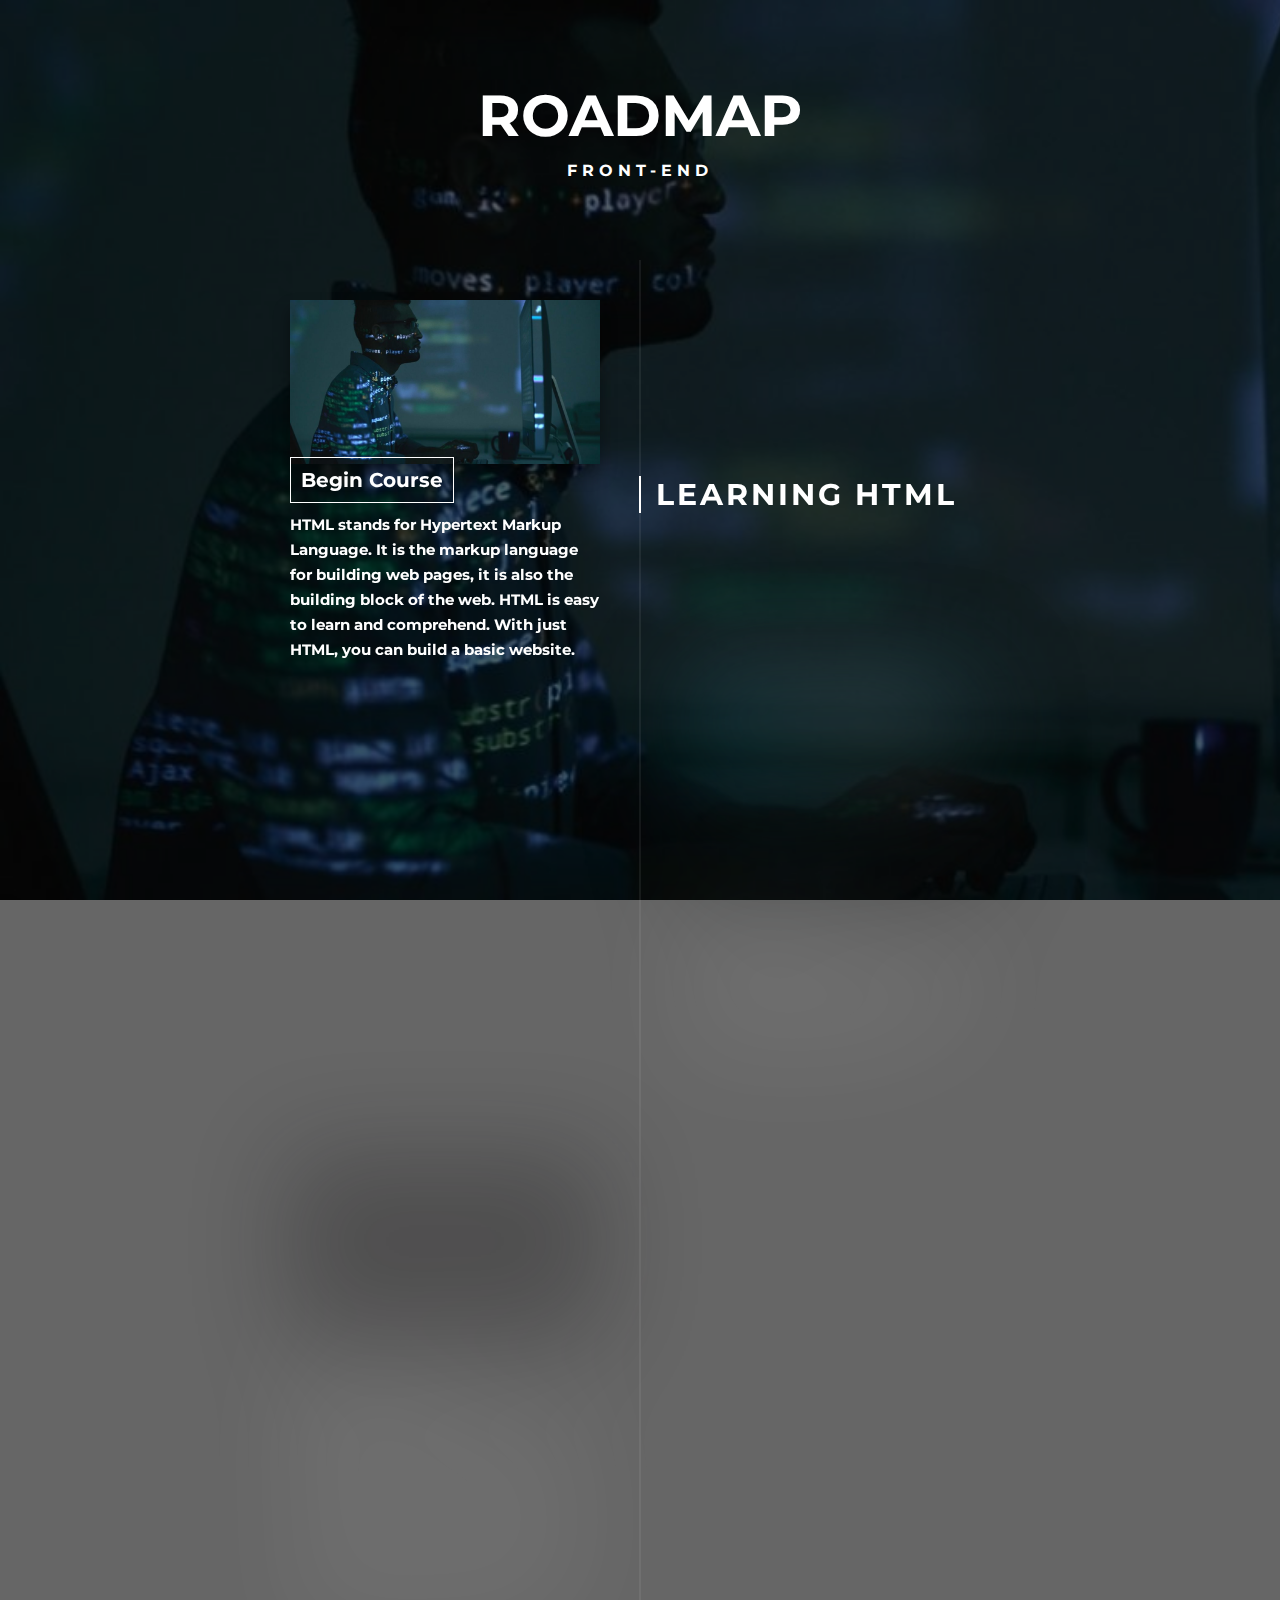
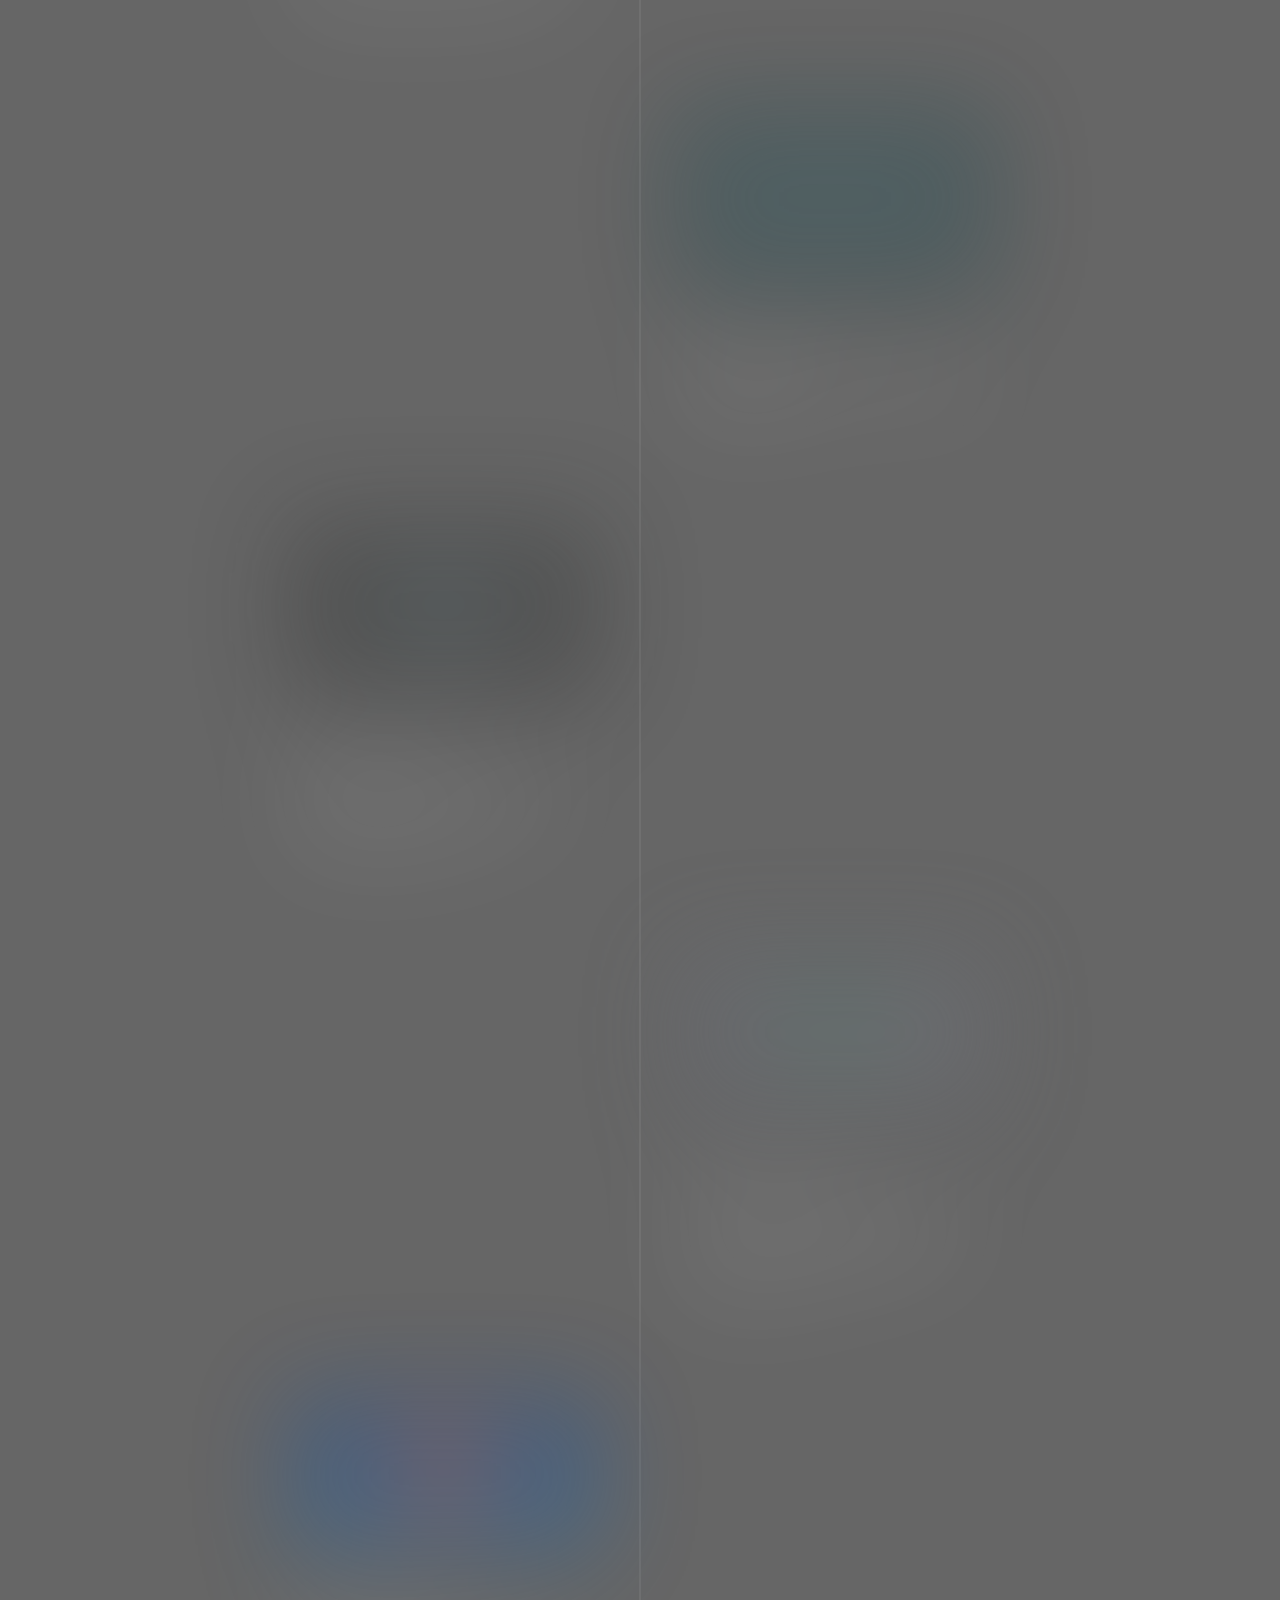
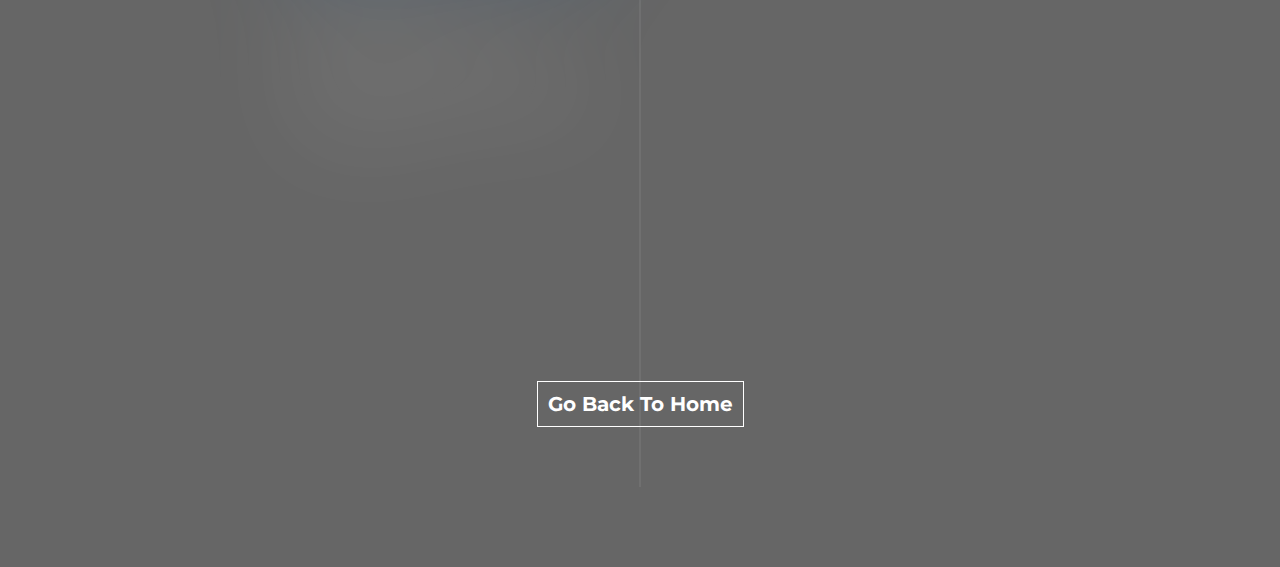
<file: frontend.html>
<!DOCTYPE html>
<html lang="en">
<head>
    <meta charset="UTF-8">
    <title>Frontend Development</title>
    <link rel="stylesheet" href="frontend.css">
    
</head>
<body>
     <div class="timeline-container" id="timeline-1">
  <div class="timeline-header">
    <h2 class="timeline-header__title">ROADMAP</h2>
    <h3 class="timeline-header__subtitle">FRONT-END</h3>
  </div>
  <div class="timeline">
    <div class="timeline-item" data-text="LEARNING HTML" >
      <div class="timeline__content"><img class="timeline__img" src="img/typescriptimage2.jpg" />
        <h2 class="timeline__content-title"><a href="https://youtu.be/pQN-pnXPaVg">Begin Course</a></h2>
        <p class="timeline__content-desc">HTML stands for Hypertext Markup Language. It is the markup language for building web pages, it is also the building block of the web. HTML is easy to learn and comprehend. With just HTML, you can build a basic website.</p>
      </div>
    </div>
    <div class="timeline-item" data-text="CSS">
      <div class="timeline__content"><img class="timeline__img" src="img/pexels-josh-sorenson-1714208.jpg"/>
        <h2 class="timeline__content-title"><a href="https://youtu.be/1Rs2ND1ryYc">Begin Course</a></h2>
        <p class="timeline__content-desc">CSS stands for Cascading Style Sheets. It is the technology to learn after HTML. It is used for styling our HTML. For example, we can use CSS to space our content, colours, fonts, etc.</p>
      </div>
    </div>
    <div class="timeline-item" data-text="JAVASCRIPT">
      <div class="timeline__content"><img class="timeline__img" src="img/javascriptimage.jpg"/>
        <h2 class="timeline__content-title"><a href="https://youtu.be/PkZNo7MFNFg">Begin Course</a></h2>
        <p class="timeline__content-desc">JavaScript is one of the most popular programming languages in the world. It is the language of the web. As a front-end developer, it is required you learn JavaScript. JavaScript enables us to create dynamic content. When you create your HTML structure and your style with your CSS, JavaScript makes the website dynamic and alive</p>
      </div>
    </div>
    <div class="timeline-item" data-text="Advanced Front-End Development">
      <div class="timeline__content"><img class="timeline__img" src="img/ADVFE.png"/>
        <h2 class="timeline__content-title"><a href="#react-id">Click Here</a></h2>
        <p class="timeline__content-desc">After learning the basics of JavaScript, you can pick any JavaScript framework of your choice</p>
      </div>
    </div>
    <div class="timeline-item" data-text="REACT">
      <div class="timeline__content"  id="react-id" ><img class="timeline__img" src="img/react.jpg"/>
        <h2 class="timeline__content-title"><a href="https://youtu.be/4UZrsTqkcW4">Begin Course</a></h2>
        <p class="timeline__content-desc">According to the documentation, a JavaScript library for building user interfaces React lets you create reusable components.</p>
      </div>
    </div>
    <div class="timeline-item" data-text="VUE">
      <div class="timeline__content"><img class="timeline__img" src="img/vue.png"/>
        <h2 class="timeline__content-title"><a href="https://youtu.be/4deVCNJq3qc">Begin Course</a></h2>
        <p class="timeline__content-desc">VueJS is an approachable, versatile, performant javascript framework that helps you create a maintainable and testable codebase. Vuejs is also beginner-friendly</p>
      </div>
    </div>
    <div class="timeline-item" data-text="ANGULAR">
      <div class="timeline__content"><img class="timeline__img" src="img/angular.png"/>
        <h2 class="timeline__content-title"><a href="https://youtu.be/k5E2AVpwsko">Begin Course</a></h2>
        <p class="timeline__content-desc">According to the documentation, AngularJS is an application design framework and development platform for creating efficient and sophisticated single-page apps.</p>
      </div>
    </div>
    <div class="demo-footer">
      <h2 class="timeline__content-title"><a href="index.html">Go Back To Home</a></h2>
  </div>
  </div>
</div>
<script src="https://cdnjs.cloudflare.com/ajax/libs/jquery/3.1.0/jquery.min.js"></script>
<script src="frontend.js"></script>
</body>
</html>
</file>
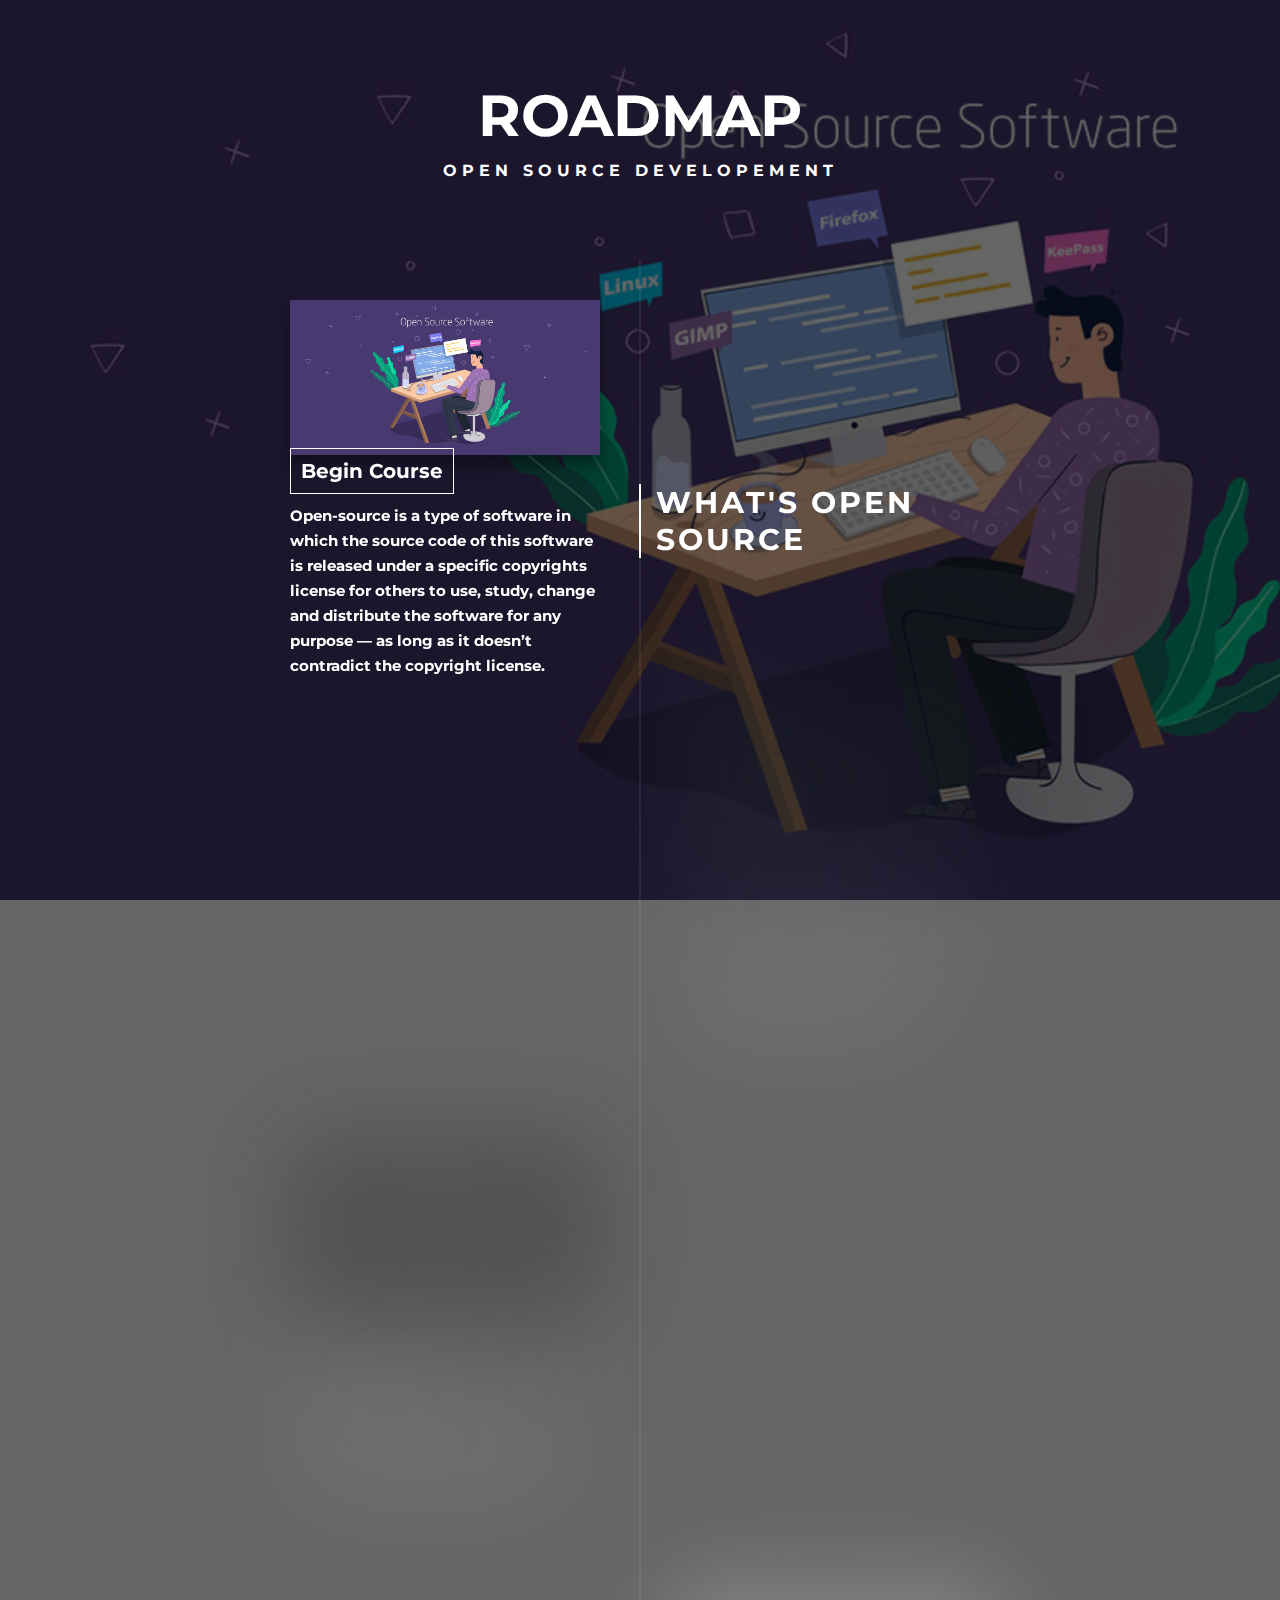
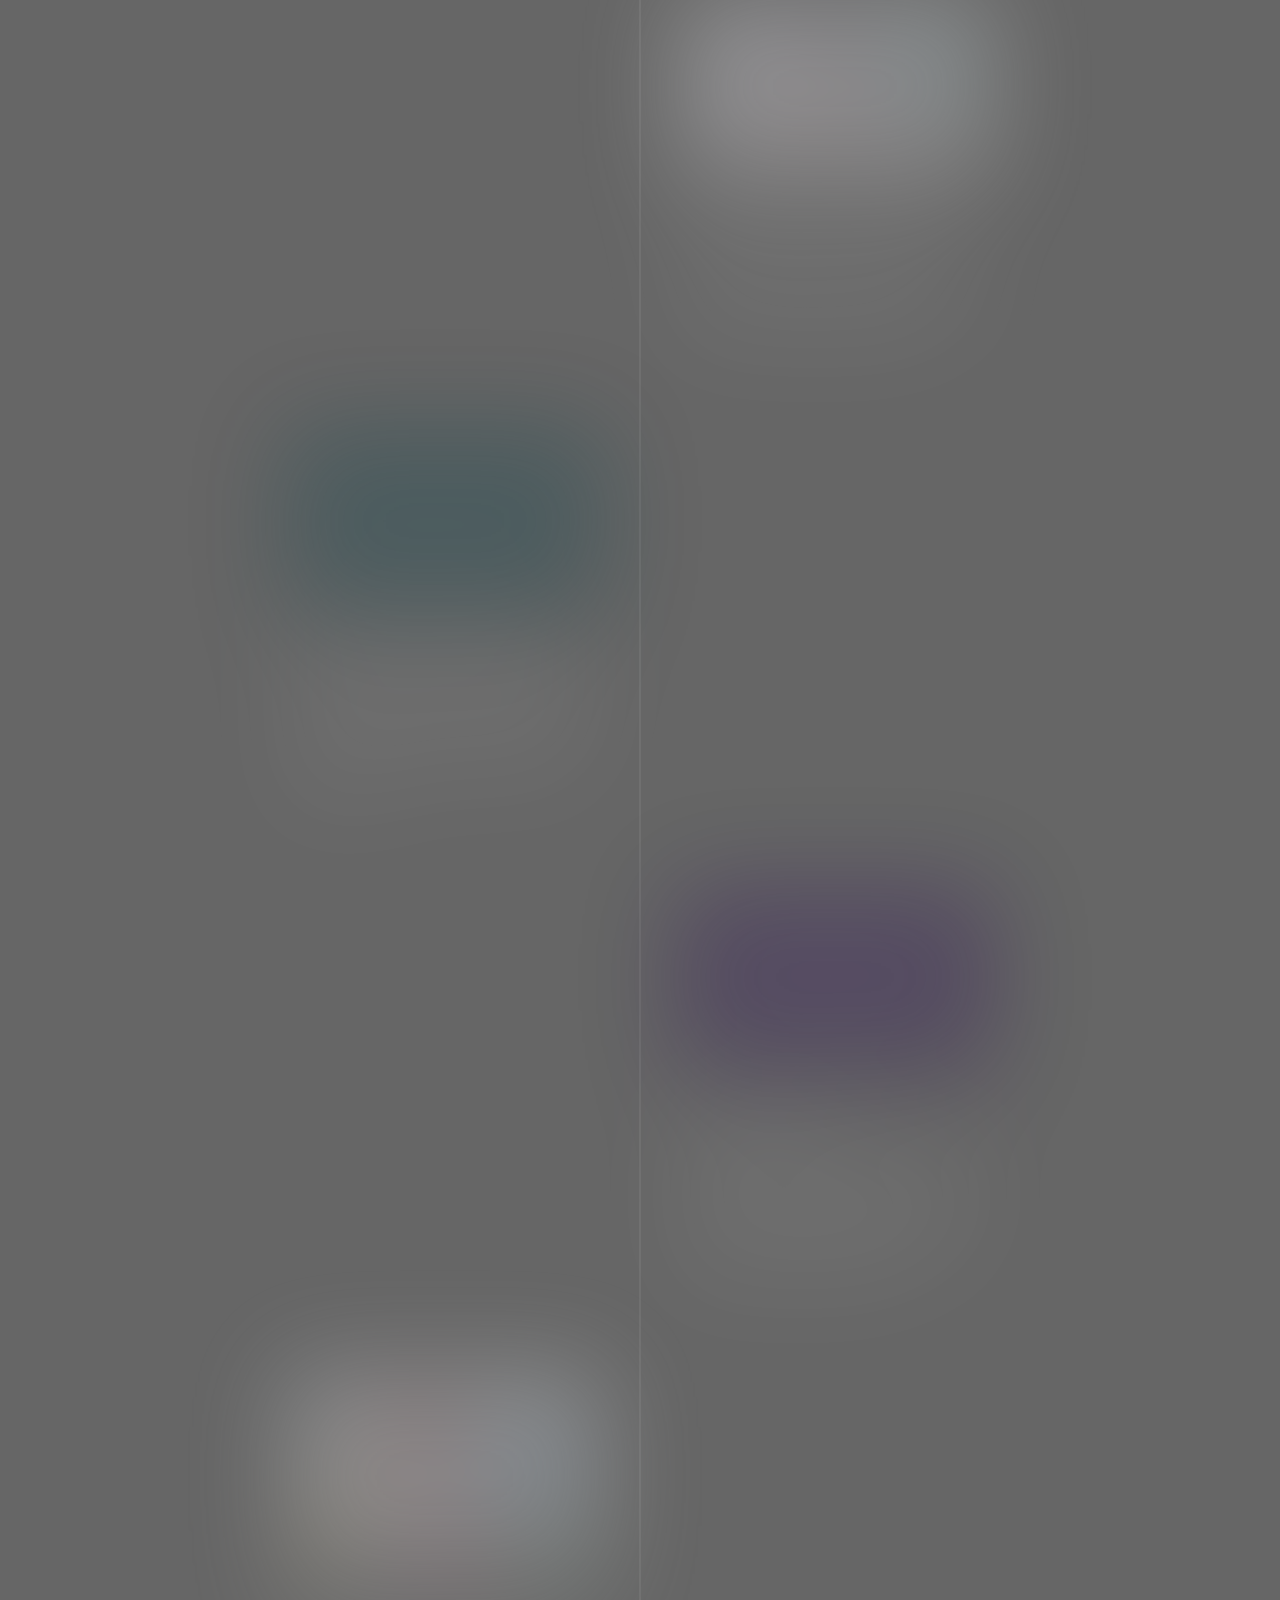
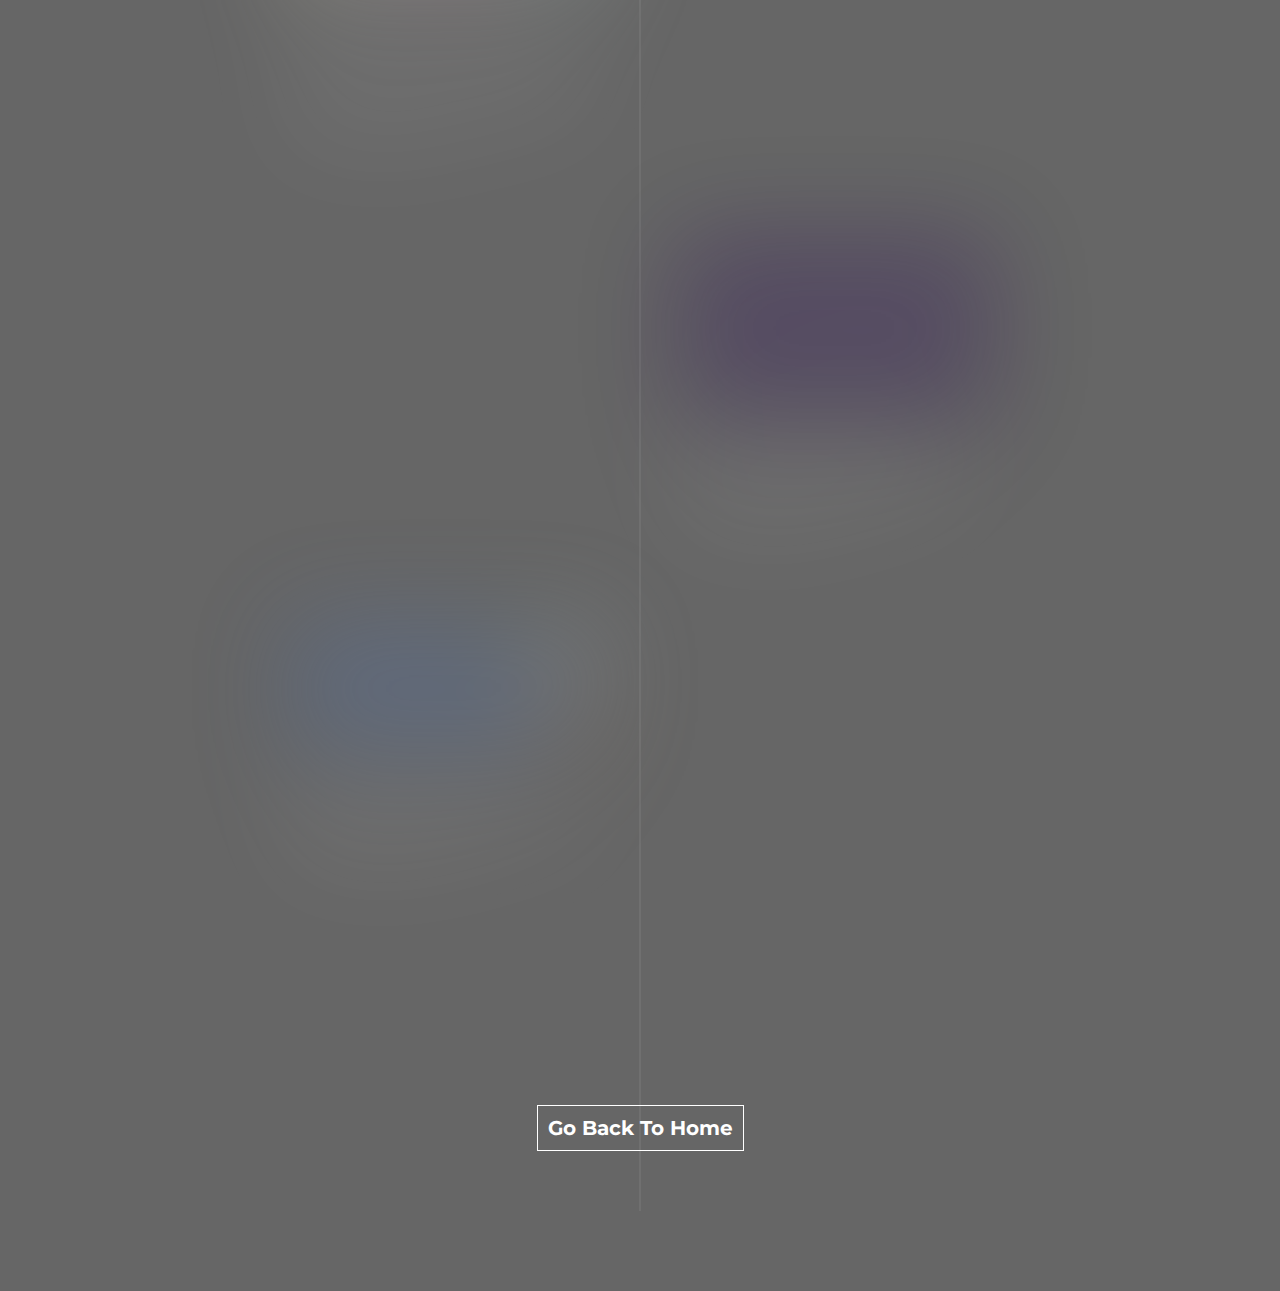
<file: git.html>
<!DOCTYPE html>
<html lang="en">
  <head>
    <meta charset="UTF-8" />
    <title>Open Source Developement</title>
    <link rel="stylesheet" href="frontend.css" />
  </head>
  <body>
    <div class="timeline-container" id="timeline-1">
      <div class="timeline-header">
        <h2 class="timeline-header__title">ROADMAP</h2>
        <h3 class="timeline-header__subtitle">OPEN SOURCE DEVELOPEMENT</h3>
      </div>
      <div class="timeline">
        <div class="timeline-item" data-text="WHAT'S OPEN SOURCE">
          <div class="timeline__content">
            <img class="timeline__img" src="img/opensource.jpeg" />
            <h2 class="timeline__content-title">
              <a href="https://youtu.be/GbqSvJs-6W4">Begin Course</a>
            </h2>
            <p class="timeline__content-desc">
              Open-source is a type of software in which the source code of this
              software is released under a specific copyrights license for
              others to use, study, change and distribute the software for any
              purpose — as long as it doesn’t contradict the copyright license.
            </p>
          </div>
        </div>
        <div
          class="timeline-item"
          data-text="BASIC UNDERSTANDING OF PROGRAMMING"
        >
          <div class="timeline__content">
            <img
              class="timeline__img"
              src="img/basicprogram.jpg"
            />
            <!-- <h2 class="timeline__content-title"><a href="">Begin Course</a></h2> -->
            <p class="timeline__content-desc">
              The first thing you need to check before you jump into open-source
              is your basic programming knowledge. This is the foundation you
              will need to start building projects. Make sure you know your way
              around the programming language you’re planning to use in your
              contribution.
            </p>
          </div>
        </div>
        <div class="timeline-item" data-text="GETTING STARTED WITH GIT">
          <div class="timeline__content">
            <img class="timeline__img" src="img/git.jpg" />
            <h2 class="timeline__content-title">
              <a href="https://youtu.be/RGOj5yH7evk">Begin Course</a>
            </h2>
            <p class="timeline__content-desc">
              You can't spell open-source without Git. Well, you can, but you
              know what I mean. Git is the tool that allowed open-source to
              become a reality. Git is one of the tricky topics to master.
            </p>
          </div>
        </div>
        <div class="timeline-item" data-text="READ DOCUMENTATION ON PROJECTS">
          <div class="timeline__content">
            <img class="timeline__img" src="img/documentation1.png" />
            <!-- <h2 class="timeline__content-title"><a href="">Click Here</a></h2> -->
            <p class="timeline__content-desc">
              Reading the documentation of these projects will give you an idea
              of how such big projects came to be; it will show you the
              open-source power. It will also give you ideas on what more needs
              to be done and the opportunities to contribute to those projects.
            </p>
          </div>
        </div>
        <div
          class="timeline-item"
          data-text="START WITH A NON-CODE CONTRIBUTION"
        >
          <div class="timeline__content" id="react-id">
            <img class="timeline__img" src="img/CONTRI.png" />
            <!-- <h2 class="timeline__content-title"><a href="">Begin Course</a></h2> -->
            <p class="timeline__content-desc">
              There are many opportunities to contribute to open-source that are
              not code-based. If you’re a code newbie and still uncomfortable
              with your coding skills, or someone with no coding skills at all
              and you want to contribute to open-source, I am here to tell you,
              you defiantly can!
            </p>
          </div>
        </div>
        <div
          class="timeline-item"
          data-text="LOOK FOR BEGINNER FRIENDLY PROJECTS"
        >
          <div class="timeline__content">
            <img class="timeline__img" src="img/PROJECT.png" />
            <h2 class="timeline__content-title">
              <a href="https://www.firsttimersonly.com/">Begin Course</a>
            </h2>
            <p class="timeline__content-desc">
              You can also contact the maintainers of your favorite package or
              service and ask them if they welcome contribution from open-source
              beginners. This information can also be found on their website and
              documentation.
            </p>
          </div>
        </div>
        <div class="timeline-item" data-text="SOCIALIZE WITH COMMUNITY">
          <div class="timeline__content">
            <img class="timeline__img" src="img/CODING-COMMUNITY.png" />
            <!-- <h2 class="timeline__content-title"><a href="">Begin Course</a></h2> -->
            <p class="timeline__content-desc">
              Open-source is a community of developers from all over the world
              that decided to work together and build awesome things. When you
              contribute to open-source projects, you basically demonstrate that
              you are willing to join that community.
            </p>
          </div>
        </div>
        <div
          class="timeline-item"
          data-text="SUBMIT YOUR FIRST CODE CONTRIBUTION"
        >
          <div class="timeline__content">
            <img class="timeline__img" src="img/PULL.png" />
            <!-- <h2 class="timeline__content-title"><a href="">Begin Course</a></h2> -->
            <p class="timeline__content-desc">
              Start with a simple feature or bug, maybe something that is not
              urgent. Take your time, double-check your code, and test well.
              Then, let it go, create a pull request.
            </p>
          </div>
        </div>
        <div class="timeline-item" data-text="BUILD A PORTFOLIO">
          <div class="timeline__content">
            <img class="timeline__img" src="img/PORTOFOLIO.png" />
            <!-- <h2 class="timeline__content-title"><a href="">Begin Course</a></h2> -->
            <p class="timeline__content-desc">
              As you contribute to projects, don’t forget to keep track of your
              contributions to your portfolio. The contribution you made, the
              more solid your portfolio will get.
            </p>
          </div>
        </div>
        <div class="demo-footer">
          <h2 class="timeline__content-title">
            <a href="index.html">Go Back To Home</a>
          </h2>
        </div>
      </div>
    </div>
    <script src="https://cdnjs.cloudflare.com/ajax/libs/jquery/3.1.0/jquery.min.js"></script>
    <script src="frontend.js"></script>
  </body>
</html>
</file>
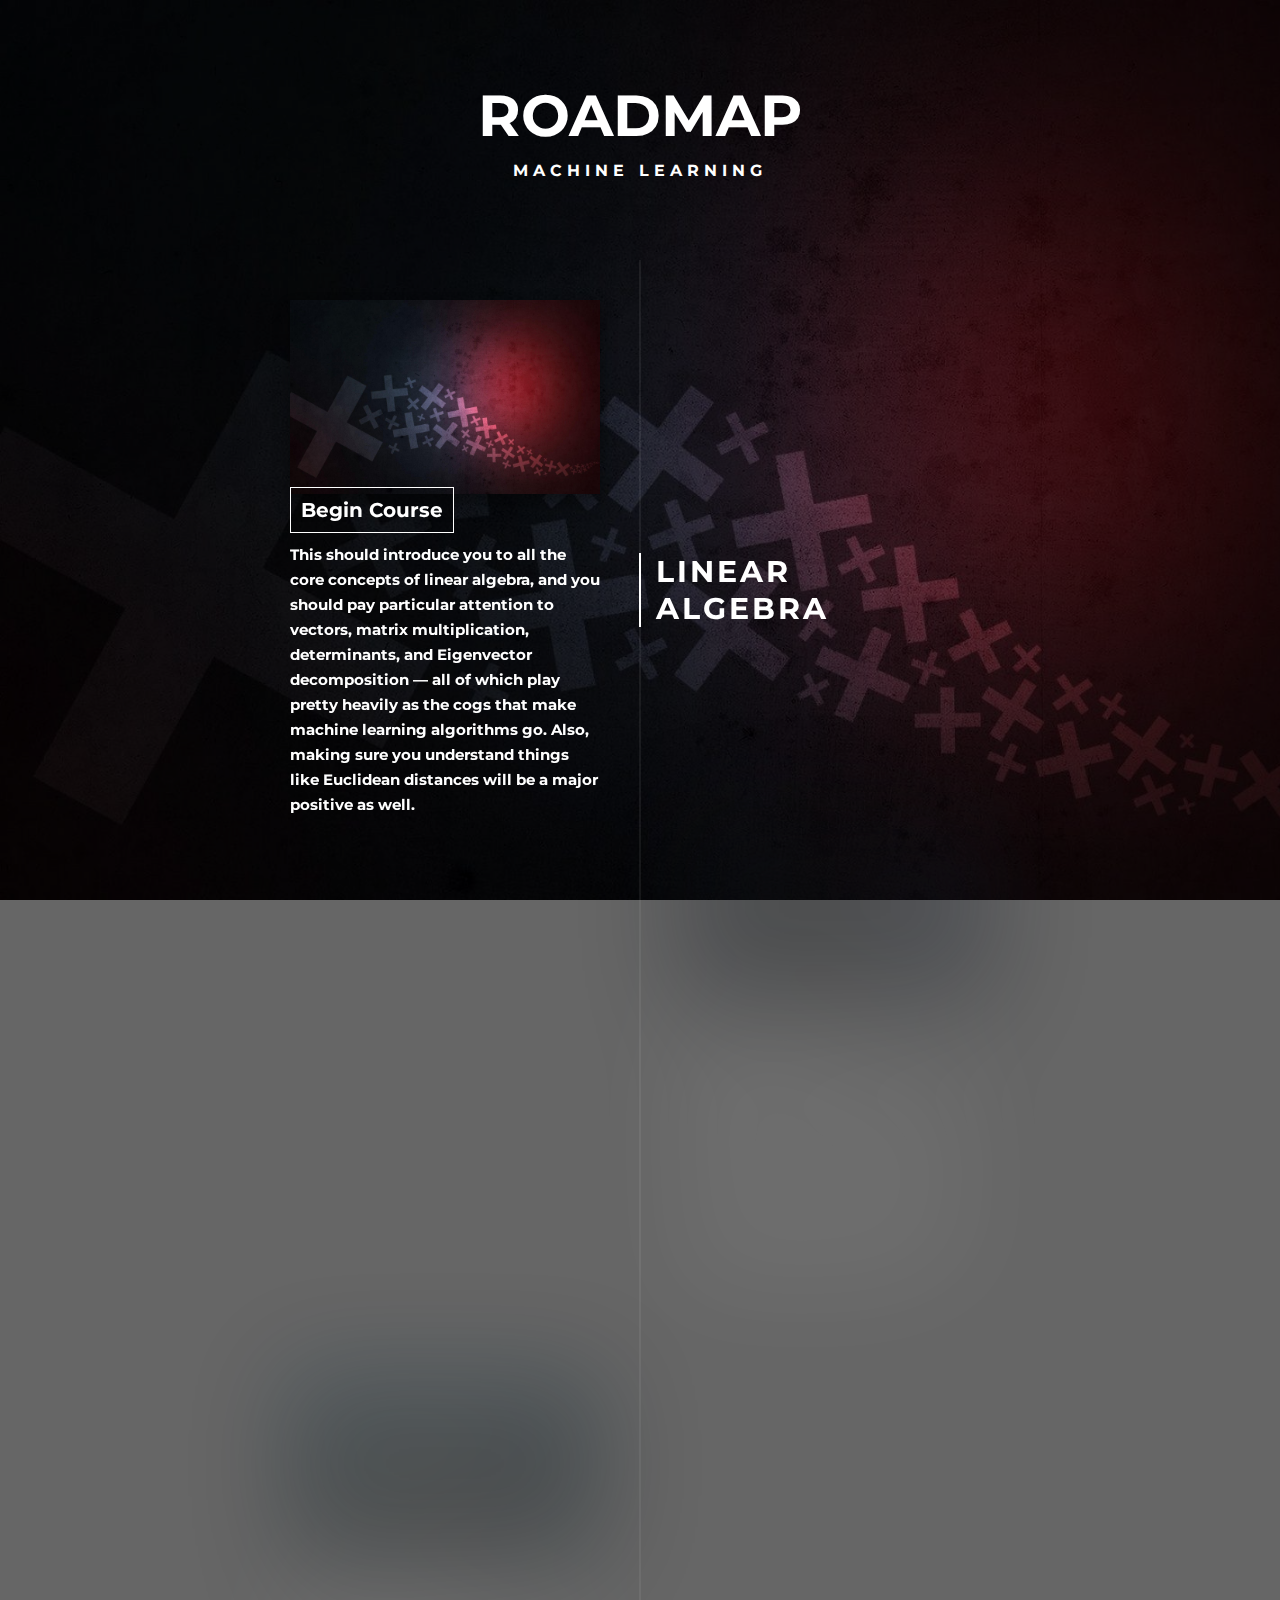
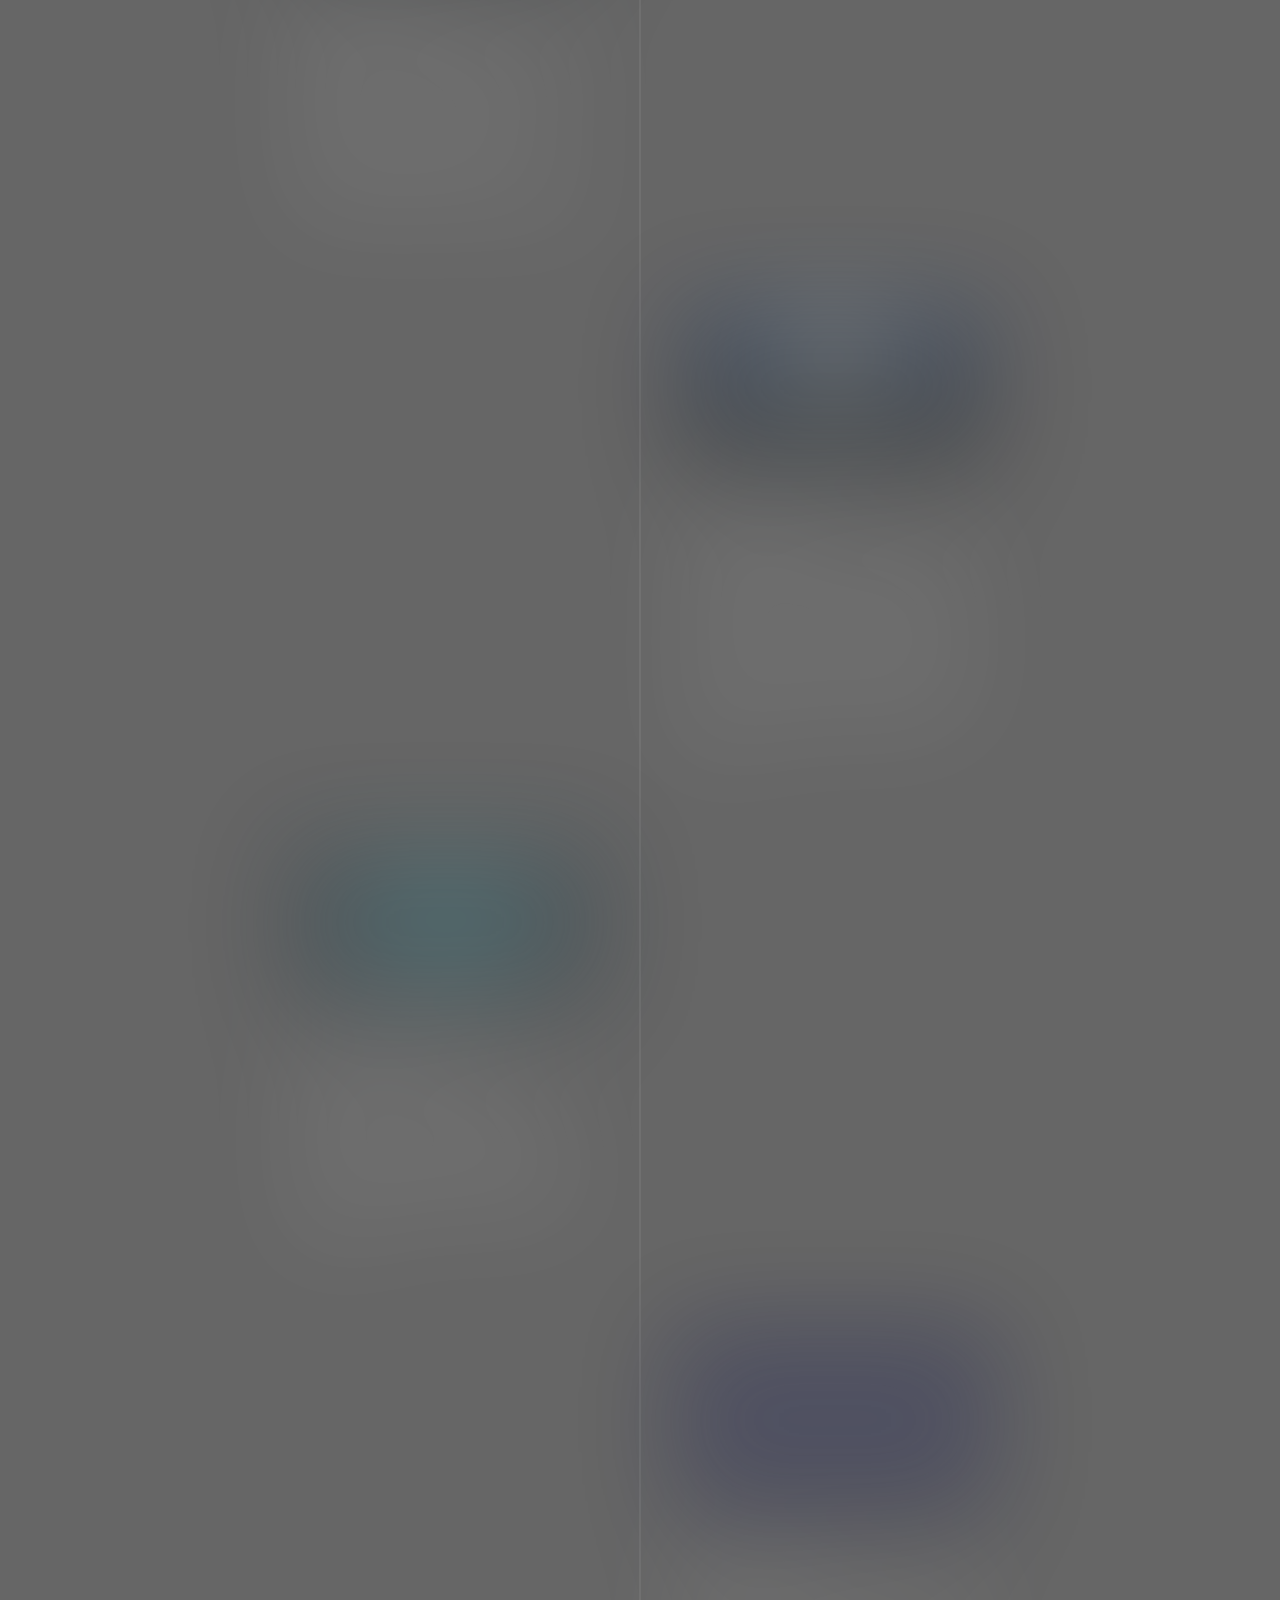
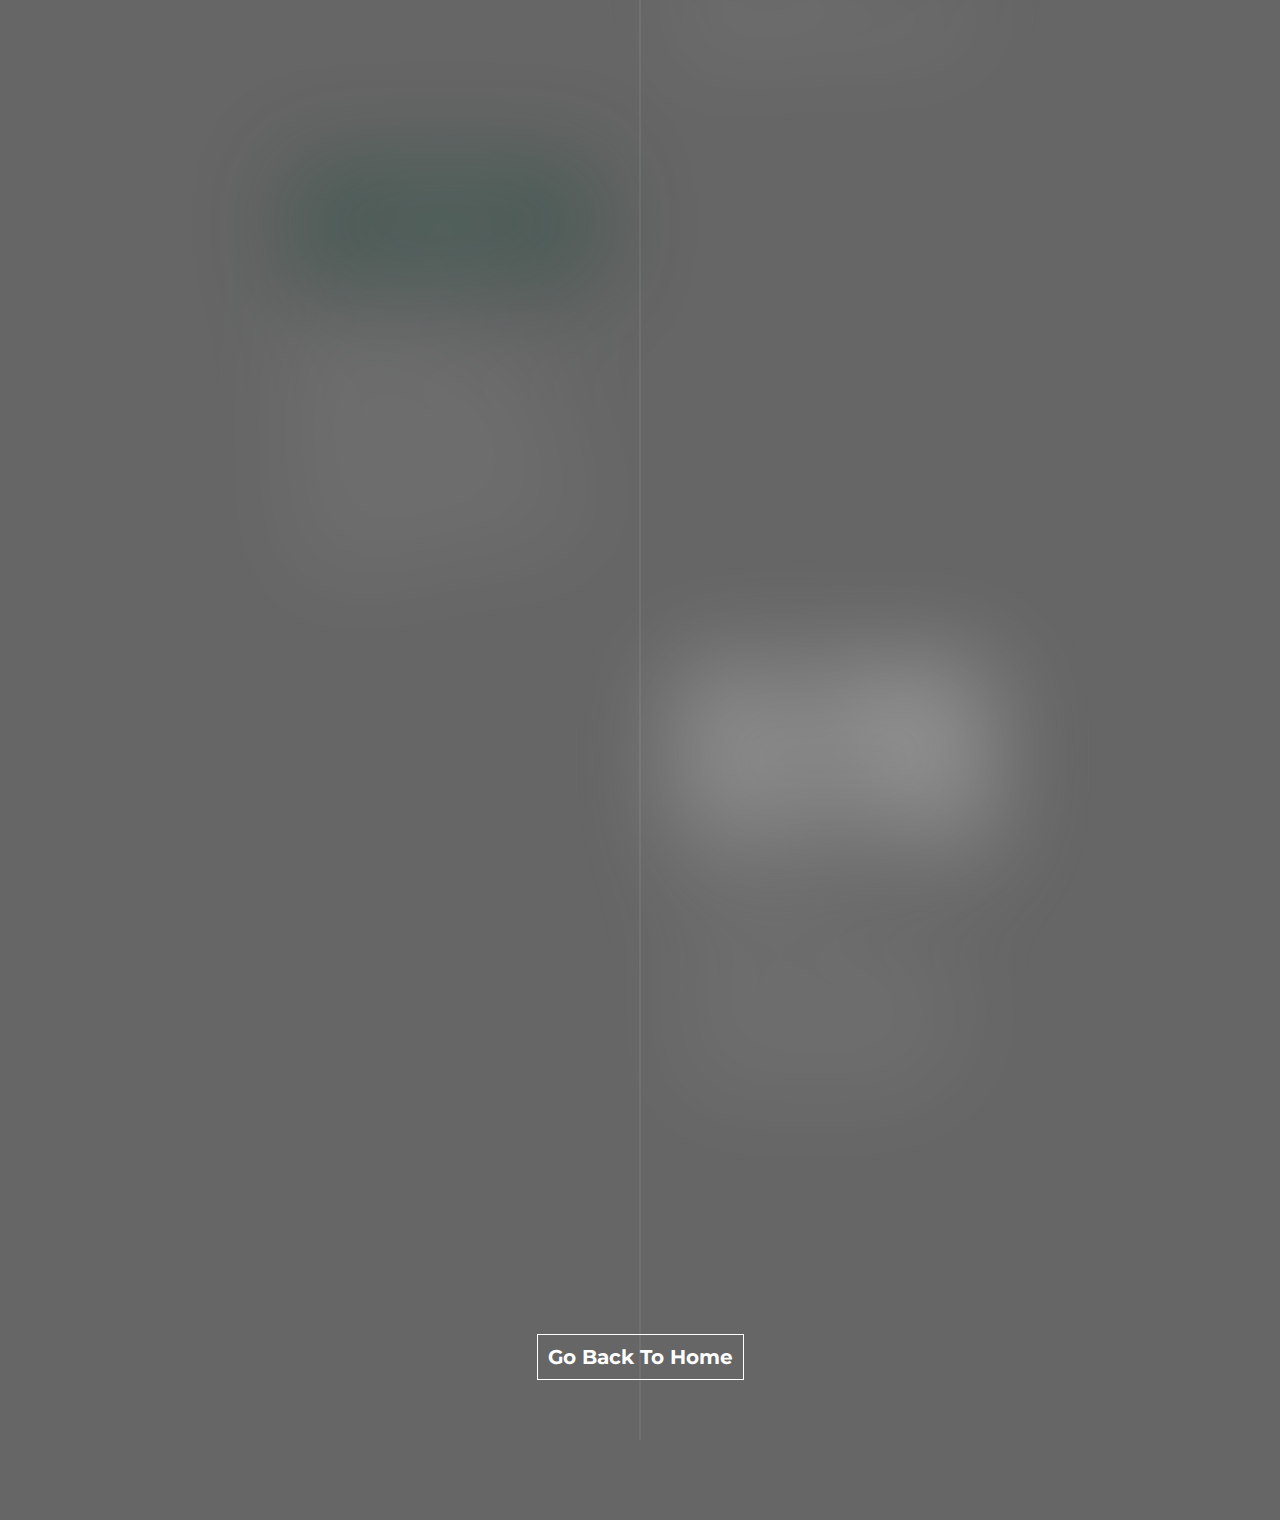
<file: ml.html>
<!DOCTYPE html>
<html lang="en">
<head>
    <meta charset="UTF-8">
    <title>Machine Learning</title>
    <link rel="stylesheet" href="frontend.css">
    
</head>
<body>
     <div class="timeline-container" id="timeline-1">
  <div class="timeline-header">
    <h2 class="timeline-header__title">ROADMAP</h2>
    <h3 class="timeline-header__subtitle">MACHINE LEARNING</h3>
  </div>
  <div class="timeline">
    <div class="timeline-item" data-text="LINEAR ALGEBRA" >
      <div class="timeline__content"><img class="timeline__img" src="img/P4LP9H0.jpg" />
        <h2 class="timeline__content-title"><a href="https://youtu.be/8iGzBMboA0I">Begin Course</a></h2>
        <p class="timeline__content-desc">This should introduce you to all the core concepts of linear algebra, and you should pay particular attention to vectors, matrix multiplication, determinants, and Eigenvector decomposition — all of which play pretty heavily as the cogs that make machine learning algorithms go. Also, making sure you understand things like Euclidean distances will be a major positive as well.</p>
      </div>
    </div>
    <div class="timeline-item" data-text="CALCULUS">
      <div class="timeline__content"><img class="timeline__img" src="img/Data-science-without-mathematics.jpg"/>
        <h2 class="timeline__content-title"><a href="https://youtu.be/WUvTyaaNkzM">Begin Course</a></h2>
        <p class="timeline__content-desc">Here we’re most interested in learning and understanding the meaning of derivatives, and how we can use them for optimization. There are tons of great calculus resources out there, but at a minimum, you should make sure to get through all topics in Single Variable Calculus and at least sections 1 and 2 of Multivariable Calculus</p>
      </div>
    </div>
    <div class="timeline-item" data-text="PYTHON">
      <div class="timeline__content"><img class="timeline__img" src="img/py_machine.jpg"/>
        <h2 class="timeline__content-title"><a href="https://youtu.be/rfscVS0vtbw">Begin Course</a></h2>
        <p class="timeline__content-desc">The first step to start learning machine learning is to pick up a programming language. There are different programming languages in the market, but the most suitable for machine learning are Python and R. I recommend Python. Why? Because its popular, easy to learn and future-ready</p>
      </div>
    </div>
    <div class="timeline-item" data-text="SKLEARN">
      <div class="timeline__content"><img class="timeline__img" src="img/Scikit-learn.jpg"/>
        <h2 class="timeline__content-title"><a href="https://youtu.be/pqNCD_5r0IU">Click Here</a></h2>
        <p class="timeline__content-desc">If you go with Python, you must learn sklearn for Machine Learning. Sklearn is a modern machine learning library written in Python. he best thing about sklearn is that most of the Machine learning algorithms are written for you already. It has a lot of useful classes for preprocessing your data for further analysis</p>
      </div>
    </div>
    <div class="timeline-item" data-text="CORE ML ALGORITHMS">
      <div class="timeline__content"  id="react-id" ><img class="timeline__img" src="img/DATA.png"/>
        <h2 class="timeline__content-title"><a href="https://developers.google.com/machine-learning/crash-course">Begin Course</a></h2>
        <p class="timeline__content-desc">Once you have some idea of using sklearn after learning python, you should start looking into how these machine learning algorithms work. While using sklearn, an ML Algorithm is a black box written by the sklearn developers.</p>
      </div>
    </div>
    <div class="timeline-item" data-text="LEARN DEPLOYMENT">
      <div class="timeline__content"><img class="timeline__img" src="img/DEPLOY.png"/>
        <h2 class="timeline__content-title"><a href="#django">Click Here</a></h2>
        <p class="timeline__content-desc">To host your machine learning models with a powerful backend, you will need to learn frameworks like Django and Flask.</p>
      </div>
    </div>
    <div class="timeline-item"  data-text="DJANGO">
      <div class="timeline__content" id="django"><img class="timeline__img" src="img/django_final.png"/>
        <h2 class="timeline__content-title"><a href="https://youtu.be/F5mRW0jo-U4">Begin Course</a></h2>
        <p class="timeline__content-desc">Django is a high-level Python web framework that encourages rapid development and clean, pragmatic design. Built by experienced developers, it takes care of much of the hassle of web development, so you can focus on writing your app without needing to reinvent the wheel. It’s free and open source.</p>
      </div>
    </div>  
    <div class="timeline-item" data-text="FLASK">
        <div class="timeline__content"><img class="timeline__img" src="img/flasklogo.jpg"/>
          <h2 class="timeline__content-title"><a href="https://youtu.be/Z1RJmh_OqeA">Begin Course</a></h2>
          <p class="timeline__content-desc">Flask is a web application framework written in Python. Armin Ronacher, who leads an international group of Python enthusiasts named Pocco, develops it. Flask is based on Werkzeug WSGI toolkit and Jinja2 template engine. Both are Pocco projects.</p>
        </div>
    </div>
    <div class="demo-footer">
      <!-- <h2 class="timeline__content-title">Want to learn more ?</h2> -->
      <h2 class="timeline__content-title"><a href="index.html">Go Back To Home</a></h2>
  </div>
  </div>
</div>
<script src="https://cdnjs.cloudflare.com/ajax/libs/jquery/3.1.0/jquery.min.js"></script>
<script src="frontend.js"></script>
</body>
</html>
</file>
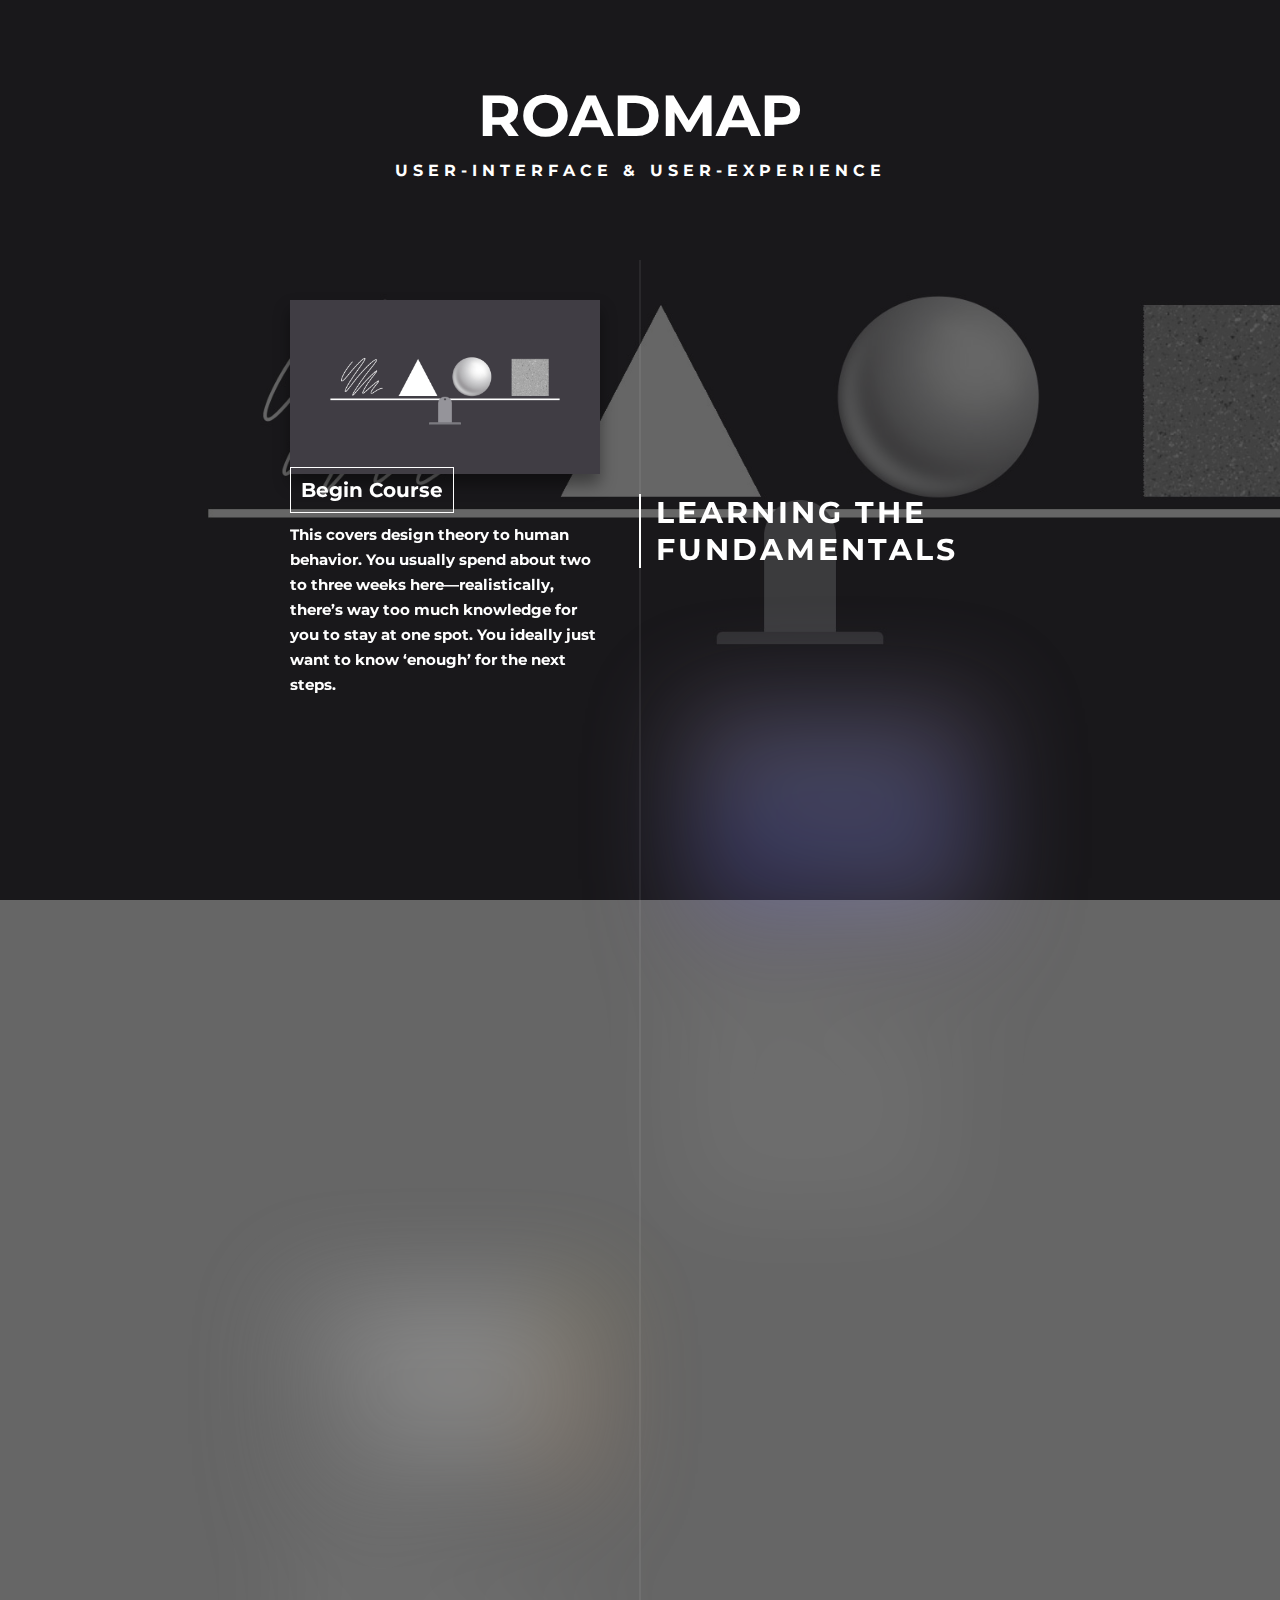
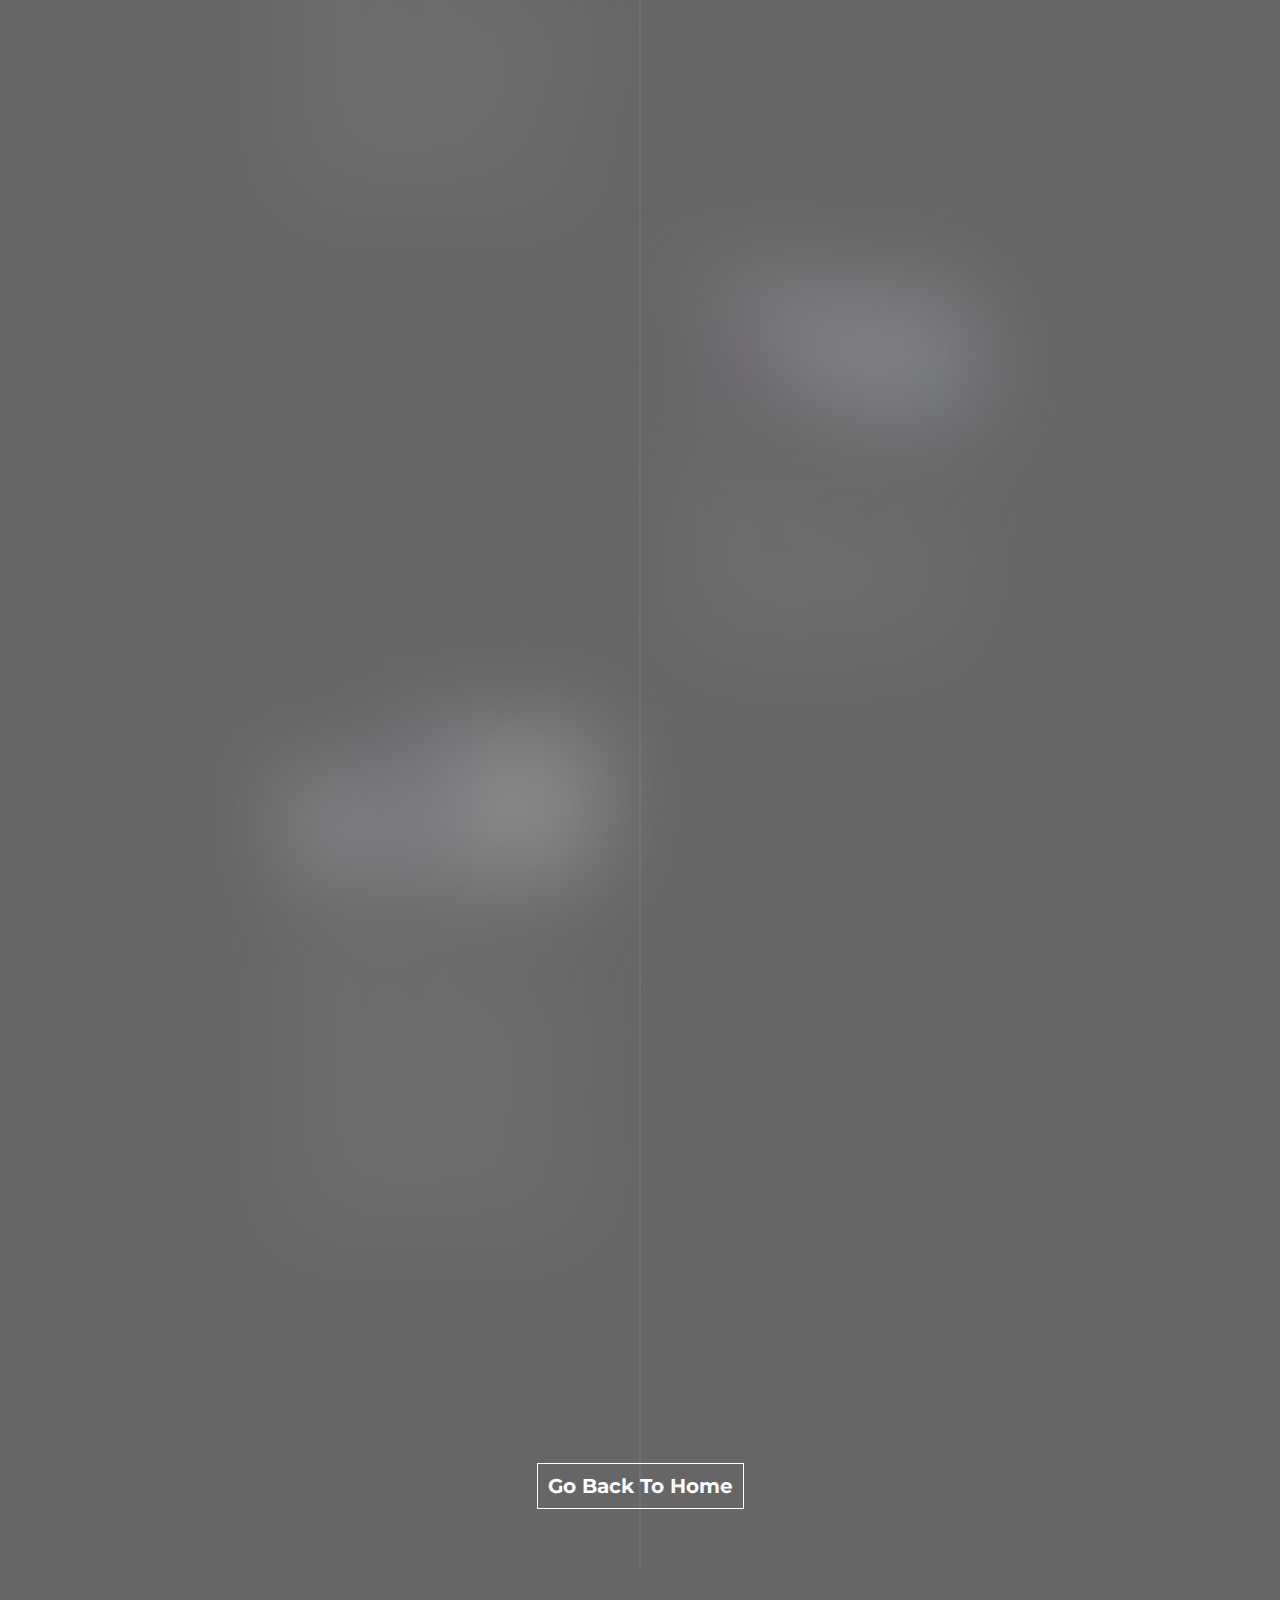
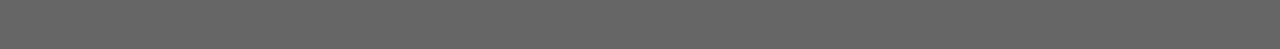
<file: uiux.html>
<!DOCTYPE html>
<html lang="en">
<head>
    <meta charset="UTF-8">
    <title>Intro To UI/UX</title>
    <link rel="stylesheet" href="frontend.css">
    
</head>
<body>
     <div class="timeline-container" id="timeline-1">
  <div class="timeline-header">
    <h2 class="timeline-header__title">ROADMAP</h2>
    <h3 class="timeline-header__subtitle">USER-INTERFACE & USER-EXPERIENCE</h3>
  </div>
  <div class="timeline">
    <div class="timeline-item" data-text="LEARNING THE FUNDAMENTALS" >
      <div class="timeline__content"><img class="timeline__img" src="img/fundaele.jpg" />
        <h2 class="timeline__content-title"><a href="https://youtu.be/fYs2Mdyasuc">Begin Course</a></h2>
        <p class="timeline__content-desc">This covers design theory to human behavior. You usually spend about two to three weeks here—realistically, there’s way too much knowledge for you to stay at one spot. You ideally just want to know ‘enough’ for the next steps.</p>
      </div>
    </div>
    <div class="timeline-item" data-text="DESIGN THEORY">
      <div class="timeline__content"><img class="timeline__img" src="img/ui11.jpg"/>
        <h2 class="timeline__content-title"><a href="https://youtu.be/GyVMoejbGFg">Begin Course</a></h2>
        <p class="timeline__content-desc">This is pretty straightforward. You are looking at fundamental designs such as colours, typography, shapes, and forms. Here, you’re trying to understand the theory that goes behind colour, the terminologies in typography, and training your brain in understanding shapes and forms.</p>
      </div>
    </div>
    <div class="timeline-item" data-text="WIREFRAMING">
      <div class="timeline__content"><img class="timeline__img" src="img/wireframe.jpg"/>
        <h2 class="timeline__content-title"><a href="https://youtu.be/c9Wg6Cb_YlU">Begin Course</a></h2>
        <p class="timeline__content-desc">Wireframing is a process where designers draw overviews of interactive products to establish the structure and flow of possible design solutions. These outlines reflect user and business needs. Paper or software-rendered wireframes help teams and stakeholders ideate toward optimal, user-focused prototypes and products.</p>
      </div>
    </div>
    <div class="timeline-item" data-text="PROTOTYPING">
      <div class="timeline__content"><img class="timeline__img" src="img/protoui.png"/>
        <h2 class="timeline__content-title"><a href="https://youtu.be/ps6p9e6QmgY">Click Here</a></h2>
        <p class="timeline__content-desc">Prototyping is an experimental process where design teams implement ideas into tangible forms from paper to digital. Teams build prototypes of varying degrees of fidelity to capture design concepts and test on users.</p>
      </div>
    </div>
    <div class="timeline-item" data-text="BUILDING A DESIGN SYSTEM">
      <div class="timeline__content"  id="react-id" ><img class="timeline__img" src="img/design2.png"/>
        <h2 class="timeline__content-title"><a href="https://youtu.be/RYDiDpW2VkM">Begin Course</a></h2>
        <p class="timeline__content-desc">What’s a design system? Imagine if your login page, your sign up page, and your homepage all looked highly different from one another. That would be a disaster in terms of consistency, and design systems are meant to ensure the branding and style is consistent throughout. When doing UI design, you’ll likely work with existing design systems, enhance existing design systems or even build your own.</p>
      </div>
    </div>
    <div class="demo-footer">
      <!-- <h2 class="timeline__content-title">Want to learn more ?</h2> -->
      <h2 class="timeline__content-title"><a href="index.html">Go Back To Home</a></h2>
  </div>
    </div>
   
  </div>
</div>
<script src="https://cdnjs.cloudflare.com/ajax/libs/jquery/3.1.0/jquery.min.js"></script>
<script src="frontend.js"></script>
</body>
</html>
</file>
<file: styles.css>
@import url("https://fonts.googleapis.com/css2?family=Poppins:wght@400;600;700&display=swap");

:root {
  --header-height: 3rem;

  --first-color: #da2535;
  --first-color-alt: #c42130;
  --first-color-send: #de3b49;
  --title-color: #161212;
  --text-color: #5b5757;
  --text-color-light: #8f8a8a;
  --body-color: #fefbfb;
  --container-color: #fff;

  --body-font: "Poppins", sans-serif;
  --biggest-font-size: 2rem;
  --h2-font-size: 1.25rem;
  --h3-font-size: 1.125rem;
  --normal-font-size: 0.938rem;
  --small-font-size: 0.813rem;

  --font-semi-bold: 600;
  --font-bold: 700;

  --mb-1: 0.5rem;
  --mb-2: 1rem;
  --mb-3: 1.5rem;
  --mb-4: 2rem;
  --mb-5: 2.5rem;
  --mb-6: 3rem;

  --z-tooltip: 10;
  --z-fixed: 100;
}
@media screen and (min-width: 968px) {
  :root {
    --biggest-font-size: 3rem;
    --h2-font-size: 1.75rem;
    --h3-font-size: 1.125rem;
    --normal-font-size: 1rem;
    --small-font-size: 0.813rem;
  }
}

::before,
::after {
  box-sizing: border-box;
}

html {
  scroll-behavior: smooth;
}

body.dark-theme {
  --first-color-send: #161212;
  --title-color: #f3f1f1;
  --text-color: #d1c7c8;
  --body-color: #251d1e;
  --container-color: #302728;
}

.change-theme {
  position: absolute;
  right: 1.5rem;
  top: 2.2rem;
  display: flex;
  font-size: 2rem;
  cursor: pointer;
}

body {
  margin: var(--header-height) 0 0 0;
  font-family: var(--body-font);
  font-size: var(--normal-font-size);
  background-color: var(--body-color);
  color: var(--text-color);
  line-height: 1.6;
}
h1,
h2,
h3,
ul,
p {
  margin: 0;
}

h1,
h2,
h3 {
  font-weight: var(--font-semi-bold);
  color: var(--title-color);
}

ul {
  padding: 0;
  list-style: none;
}

a {
  text-decoration: none;
}

img {
  max-width: 100%;
  height: auto;
}

.section {
  padding: 4rem 0 2rem;
}

.section-title,
.section-title-center {
  font-size: var(--h2-font-size);
  color: var(--title-color);
  text-align: center;
  margin-bottom: var(--mb-3);
}

.l-main {
  overflow: hidden;
}

.bd-container {
  max-width: 968px;
  width: calc(100% - 3rem);
  margin-left: var(--mb-3);
  margin-right: var(--mb-3);
}
.bd-grid {
  display: grid;
  gap: 1.5rem;
}
.l-header {
  width: 100%;
  position: fixed;
  top: 0;
  left: 0;
  z-index: var(--z-fixed);
  background-color: var(--body-color);
}

.nav {
  height: var(--header-height);
  display: flex;
  justify-content: space-between;
  align-items: center;
}

@media screen and (max-width: 768px) {
  .nav_menu {
    position: fixed;
    top: -100%;
    left: 0;
    right: 0;
    width: 90%;
    margin: 0 auto;
    padding: 2.5rem 0 0;
    text-align: center;
    background-color: var(--body-color);
    transition: 0.4s;
    box-shadow: 0 0 4px rgba(0, 0, 0, 0.1);
    border-radius: 2rem;
    z-index: var(--z-fixed);
  }
}

.nav_item {
  margin-bottom: var(--mb-3);
}

.nav_link,
.nav_logo,
.nav_toggle {
  color: var(--title-color);
  font-weight: var(--font-semi-bold);
}

.nav_logo:hover {
  color: var(--first-color);
}

.nav_link {
  transition: 0.3s;
}

.nav_link:hover {
  color: var(--first-color);
}

.nav_toggle {
  font-size: 1.3rem;
  cursor: pointer;
}

.show-menu {
  top: calc(var(--header-height) + 1rem);
}

.active-link {
  position: relative;
}
.active-link::before {
  content: "";
  position: absolute;
  bottom: -0.75rem;
  left: 45%;
  width: 5px;
  height: 5px;
  background-color: var(--title-color);
  border-radius: 50%;
}

.scroll-header {
  box-shadow: 0 1px 4px rgba(0, 0, 0, 0.1);
}

.scrolltop {
  position: fixed;
  right: 1rem;
  bottom: -20%;
  display: flex;
  justify-content: center;
  align-items: center;
  padding: 0.3rem;
  background: rgba(218, 37, 53, 0.5);
  border-radius: 0.4rem;
  z-index: var(--z-tooltip);
  transition: 0.4s;
  visibility: hidden;
}

.scrolltop:hover {
  background-color: var(--first-color);
}

.scrolltop_icon {
  font-size: 1.5rem;
  color: var(--body-color);
}

.show-scroll {
  visibility: visible;
  bottom: 1.5rem;
}

.home_container {
  row-gap: 0.5rem;
}
.home_img {
  width: 280px;
  justify-self: center;
}
.home_title {
  font-size: var(--biggest-font-size);
  font-weight: var(--font-bold);
  margin-bottom: var(--mb-2);
}

.home_description {
  margin-bottom: var(--mb-3);
}

.button {
  display: inline-block;
  background-color: var(--first-color);
  color: #fff;
  padding: 1rem 1.5rem;
  border-radius: 0.5rem;
  font-weight: var(--font-semi-bold);
  transition: 0.3s;
}

.button:hover {
  background-color: var(--first-color-alt);
}
.button-link {
  background: none;
  padding: 0;
  color: var(--first-color);
}
.button-link:hover {
  background-color: transparent;
  color: var(--first-color-alt);
}

.decoration_container {
  grid-template-columns: repeat(auto-fit, minmax(220px, 1fr));
}

.decoration_data {
  text-align: center;
  padding: 1rem 1rem 2rem;
  background-color: var(--container-color);
  box-shadow: 0 2px 6px rgba(65, 11, 16, 0.15);
  border-radius: 1rem;
}

.decoration_data:hover {
  box-shadow: 0 3px 12px rgba(65, 11, 16, 0.15);
}

.decoration_img {
  width: 180px;
}

.decoration_title {
  font-size: var(--h3-font-size);
  margin-bottom: var(--mb-1);
}

.share_data {
  text-align: center;
}
.share_description {
  margin-bottom: var(--mb-2);
}
.share_img {
  width: 280px;
  justify-self: center;
}

.send {
  background-color: var(--first-color-send);
}

.send_title,
.send_description {
  color: #fff;
}
.send_description {
  text-align: center;
  margin-bottom: var(--mb-4);
}
.send_direction {
  display: flex;
  background-color: #fff;
  padding: 0.5rem;
  border-radius: 0.5rem;
}
.send_input {
  width: 90%;
  outline: none;
  border: none;
  font-size: var(--normal-font-size);
  font-family: var(--body-font);
}

.send_input::placeholder {
  font-family: var(--body-font);
}
.send_img {
  width: 280px;
  justify-self: center;
  
}

.send_img img {
 border-radius: 15px;
  
}

.footer_container {
  grid-template-columns: repeat(auto-fit, minmax(220px, 1fr));
}
.footer_logo {
  color: var(--title-color);
}
.footer_title {
  margin-bottom: var(--mb-2);
}
.footer_logo,
.footer_title {
  font-size: var(--h3-font-size);
}

.footer_link {
  display: inline-block;
  margin-bottom: 0.75rem;
  color: var(--text-color);
}
.footer_link:hover {
  color: var(--first-color);
}

.footer_social {
  font-size: 1.5rem;
  color: var(--title-color);
  margin-right: var(--mb-3);
}
.footer_social:hover {
  color: var(--first-color);
}
.footer_copy {
  text-align: center;
  font-size: var(--small-font-size);
  color: var(--text-color-light);
  margin-top: 4rem;
}

@media screen and (max-width: 359px) {
  .home_img,
  .share_img,
  .send_img {
    width: 100%;
  }
}

@media screen and (min-width: 576px) {
  .home_container,
  .share_container,
  .send_container {
    grid-template-columns: repeat(2, 1fr);
    align-items: center;
  }
  .home_container {
    padding: 5rem 0 0;
  }
  .home_img {
    order: 1;
  }
  .section-title-center,
  .share_data,
  .send_description {
    text-align: initial;
  }
  .home_img,
  .share_img,
  .send_img {
    width: 100%;
  }
  .share_img {
    order: -1;
  }
}
@media screen and (min-width: 768px) {
  body {
    margin: 0;
  }
  .section {
    padding-top: 7rem;
  }

  .nav {
    height: calc(var(--header-height) + 1.5rem);
  }
  .nav_list {
    display: flex;
    align-items: center;
  }
  .nav_item {
    margin-left: var(--mb-5);
    margin-bottom: 0;
  }
  .nav_toggle {
    display: none;
  }
  .change-theme {
    position: initial;
    margin-left: var(--mb-4);
  }
  .home_container {
    padding: 7rem 2rem 0;
  }
  .share_container {
    padding: 0 2rem;
  }
  .send {
    background: none;
  }
  .send_container {
    background: var(--first-color-send);
    padding: 2rem;
    border-radius: 1.5rem;
  }
}
@media screen and (min-width: 968px) {
  .bd-container {
    margin-left: auto;
    margin-right: auto;
  }
  .home_img,
  .share_img,
  .send_img {
    width: 469px;
  }
  .home_container,
  .share_container,
  .send_container {
    column-gap: 5rem;
  }
}
</file>
<file: frontend.css>
@import url('https://fonts.googleapis.com/css2?family=Montserrat:wght@100&display=swap');
        *{
            margin: 0;
            padding: 0;
        }
.timeline {
  display: flex;
  margin: 0 auto;
  flex-wrap: wrap;
  flex-direction: column;
  max-width: 700px;
  position: relative;
}
.timeline__content-title {
  font-weight: bolder;
  cursor: pointer;
  font-size: 20px;
  /* margin: 0 0 0 0; */
  transition: 0.4s;
  padding: 50px 0 0 0;
  box-sizing: border-box;
  font-family: "Montserrat", sans-serif;
  color: #fff;
}
.timeline__content-title a{
  text-decoration: none;
  color: #fff;
  border: 1px solid white;
  padding: 10px;
}
.timeline__content-title a:hover{
  color: #fff;
  border: 1px solid #fff;
  background: rgba(0, 0, 0, .4);
}
.timeline__content-desc {
  margin: 0;
  font-size: 15px;
  box-sizing: border-box;
  /* color: rgba(255, 255, 255, .7); */
  color: #fff;
  font-family: 'Montserrat', sans-serif;
  font-weight: bolder;
  line-height: 25px;
}
.timeline:before {
  position: absolute;
  left: 50%;
  width: 2px;
  height: 100%;
  margin-left: -1px;
  content: "";
  background: rgba(255, 255, 255, .07);
}
@media only screen and (max-width: 767px) {
  .timeline:before {
    left: 40px;
  }
}
.timeline-item {
  padding: 40px 0;
  opacity: 0.3;
  filter: blur(50px);
  transition: 0.5s;
  box-sizing: border-box;
  width: calc(50% - 40px);
  display: flex;
  position: relative;
  transform: translateY(-80px);
}
.timeline-item:before {
  content: attr(data-text);
  letter-spacing: 3px;
  width: 100%;
  position: absolute;
  color: #fff;
  font-size: 30px;
  font-weight: bolder;
  cursor: pointer;
  font-family: 'Montserrat', sans-serif;
  border-left: 2px solid #fff;
  top: 70%;
  margin-top: -5px;
  padding-left: 15px;
  opacity: 0;
  right: calc(-100% - 56px);
}
.timeline-item:nth-child(even) {
  align-self: flex-end;
}
.timeline-item:nth-child(even):before {
  right: auto;
  text-align: right;
  left: calc(-100% - 56px);
  padding-left: 0;
  border-left: none;
  border-right: 2px solid rgba(255, 255, 255, .5);
  padding-right: 15px;
}
.timeline-item--active {
  opacity: 1;
  transform: translateY(0);
  filter: blur(0px);
}
.timeline-item--active:before {
  top: 50%;
  transition: 0.3s all 0.2s;
  opacity: 1;
}
.timeline-item--active .timeline__content-title {
  margin: -50px 0 20px 0;
}
@media only screen and (max-width: 767px) {
  .timeline-item {
    align-self: baseline !important;
    width: 50%;
    padding: 0 30px 150px 80px;
  }
  .timeline-item:before {
    left: 10px !important;
    padding: 0 !important;
    top: 50px;
    text-align: center !important;
    width: 60px;
    border: none !important;
  }
  .timeline-item:last-child {
    padding-bottom: 40px;
  }
}
.timeline__img {
  max-width: 100%;
  box-shadow: 0 10px 15px rgba(0, 0, 0, .4);
}
.timeline-container {
  width: 100%;
  position: relative;
  padding: 80px 0;
  transition: 0.3s ease 0s;
  background-attachment: fixed;
  background-size: cover;
}
.timeline-container:before {
  position: absolute;
  left: 0;
  top: 0;
  width: 100%;
  height: 100%;
 background: rgba(0,0,0,0.6);
  content: "";
}
.timeline-header {
  width: 100%;
  text-align: center;
  margin-bottom: 80px;
  position: relative;
}
.timeline-header__title {
  color: #fff;
  font-size: 58px;
  font-family: 'Montserrat', sans-serif;
  font-weight: bolder;
  margin: 0;
}
.timeline-header__subtitle {
  /* color: rgba(255, 255, 255, .5); */
  color: #fff;
  font-family: 'Montserrat', sans-serif;
  font-size: 16px;
  letter-spacing: 5px;
  margin: 10px 0 0 0;
  font-weight: bold;
}
.demo-footer {
  padding: 60px 0;
  text-align: center;
}
.demo-footer a {
  color: #fff;
  display: inline-block;
  font-family: "Montserrat", sans-serif;
}
</file>
